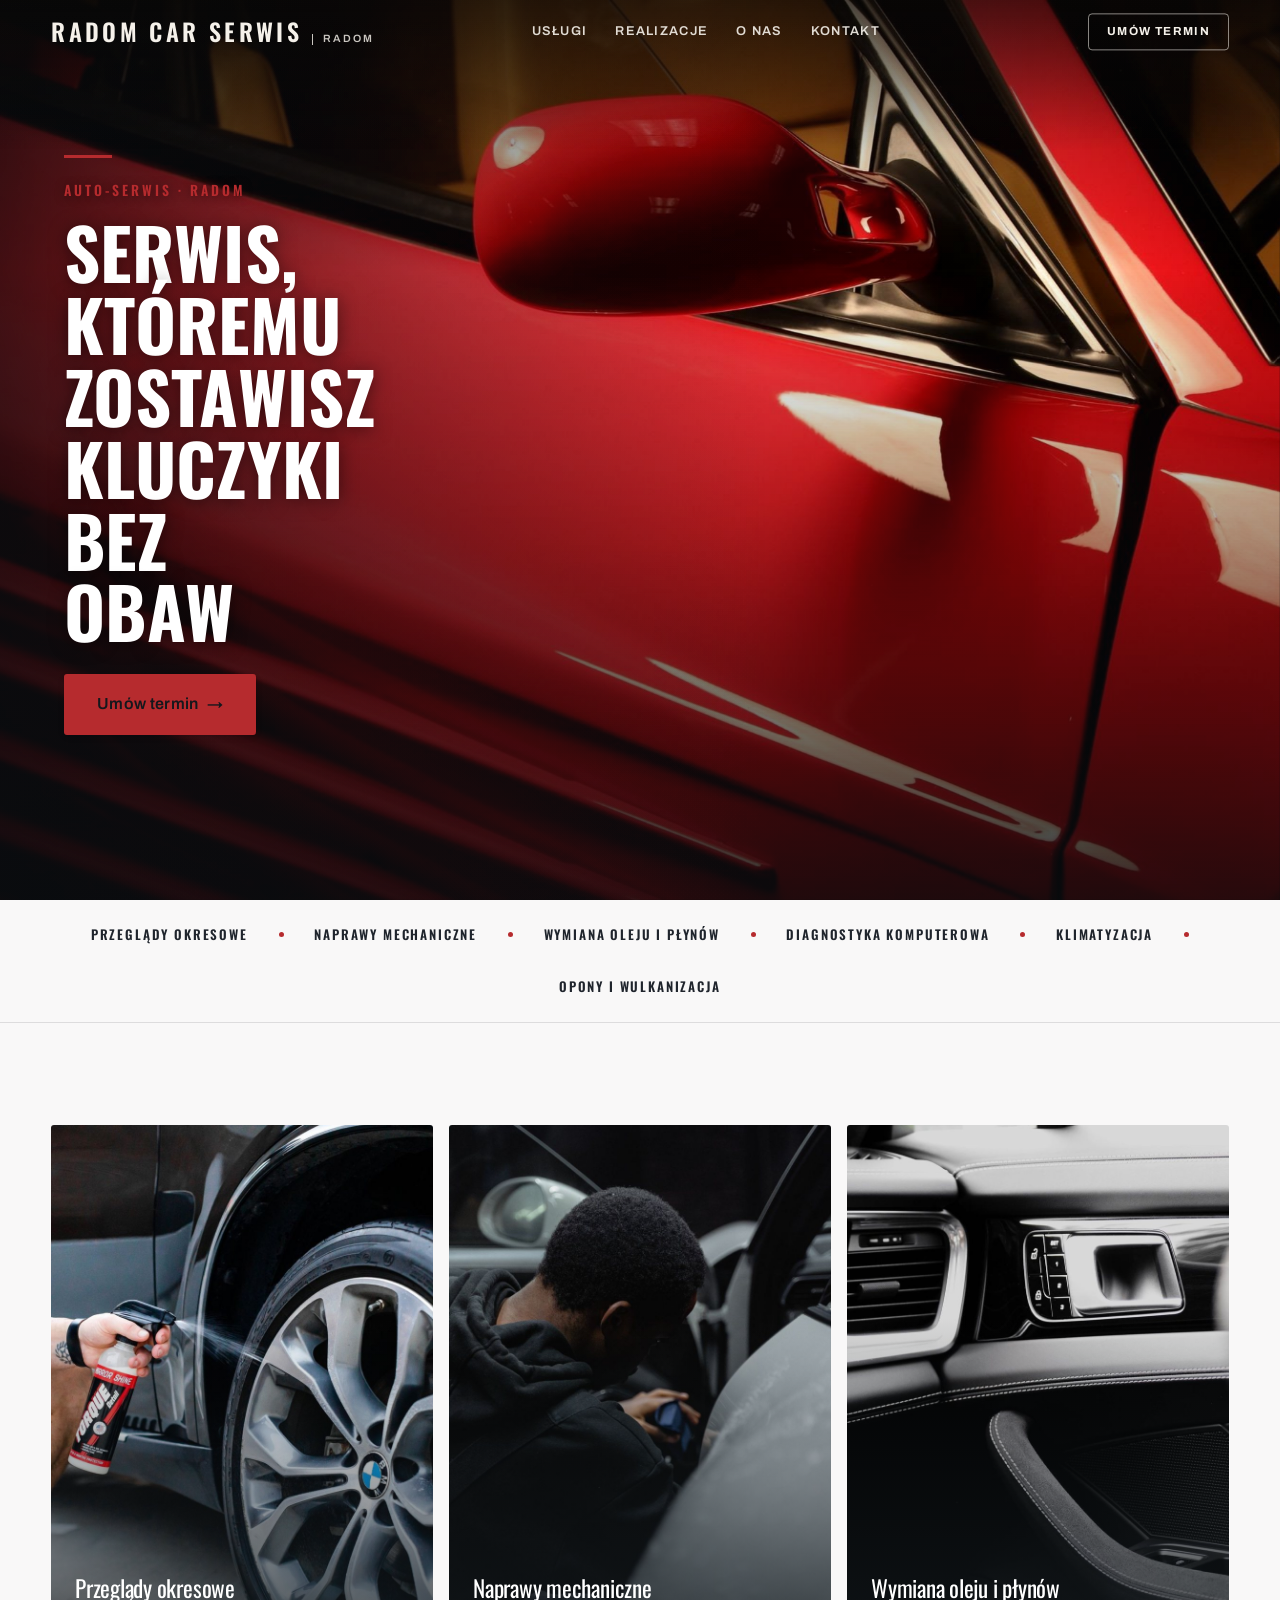
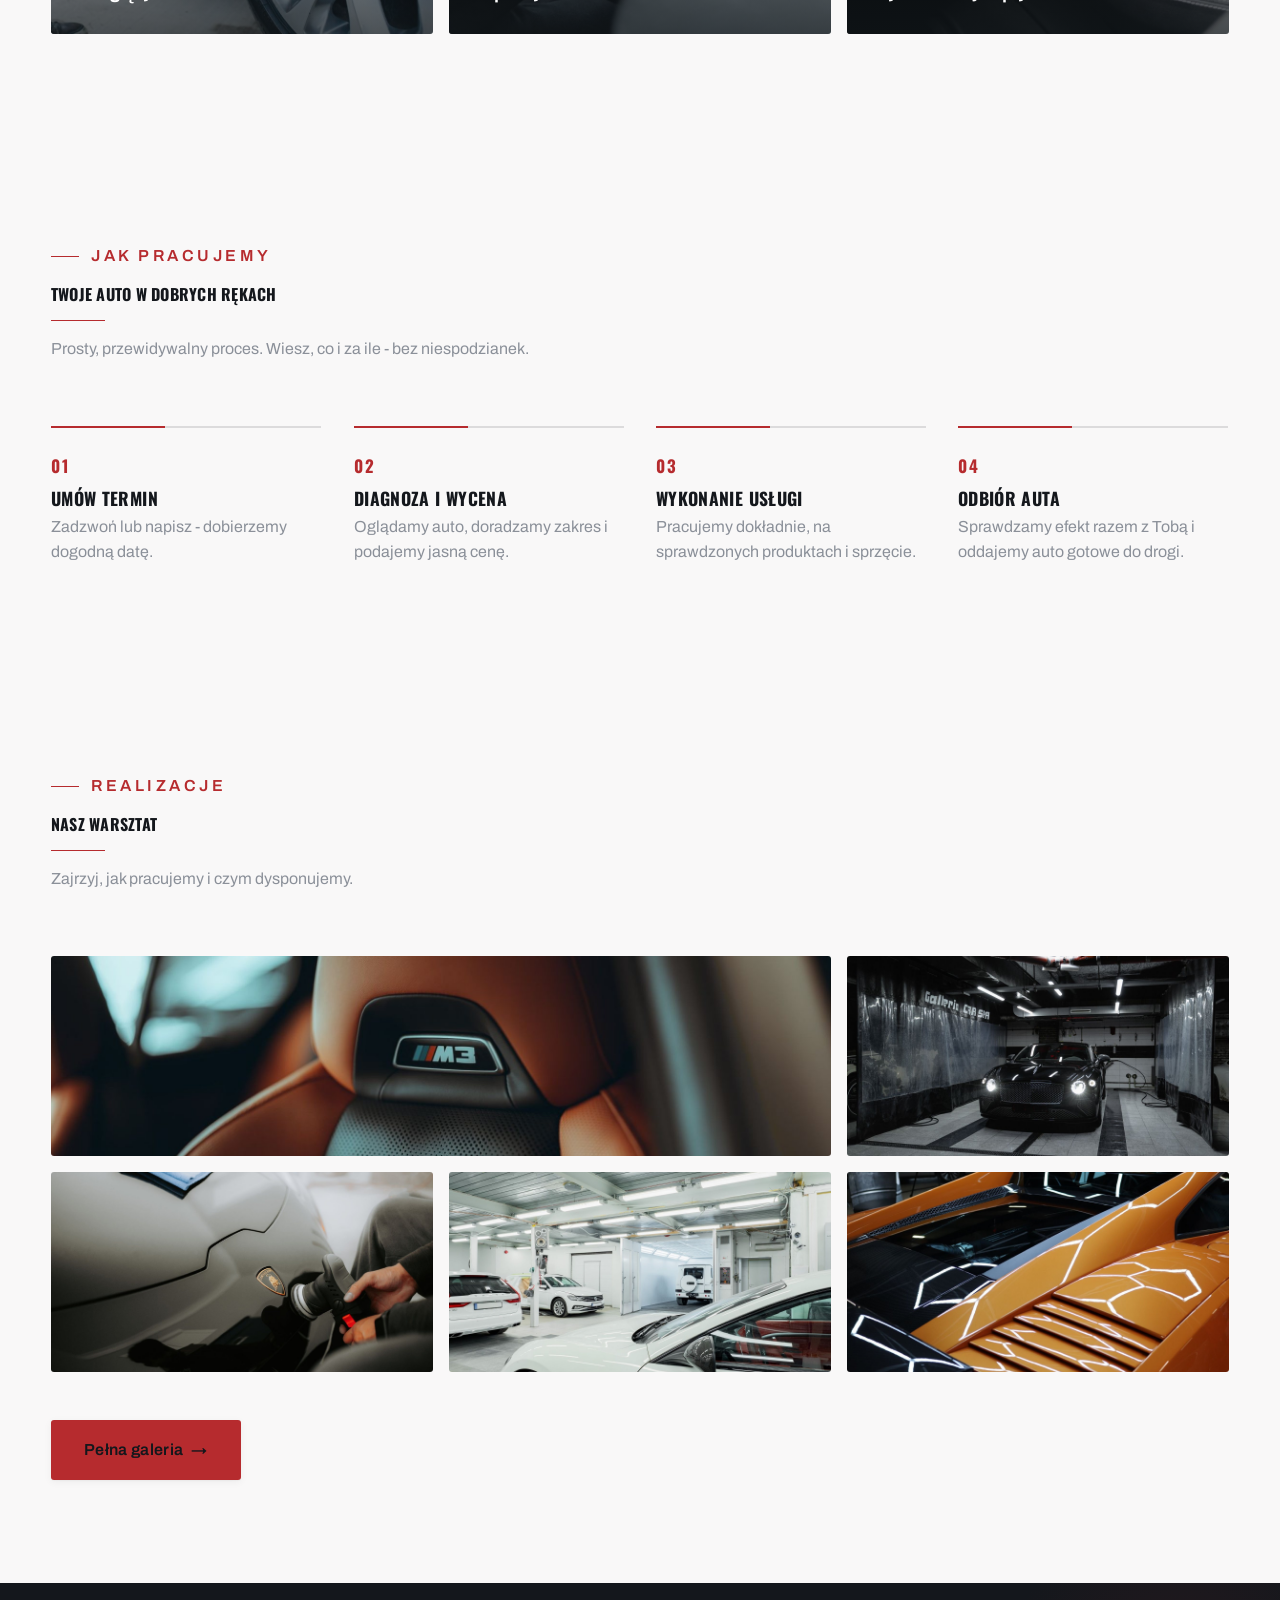
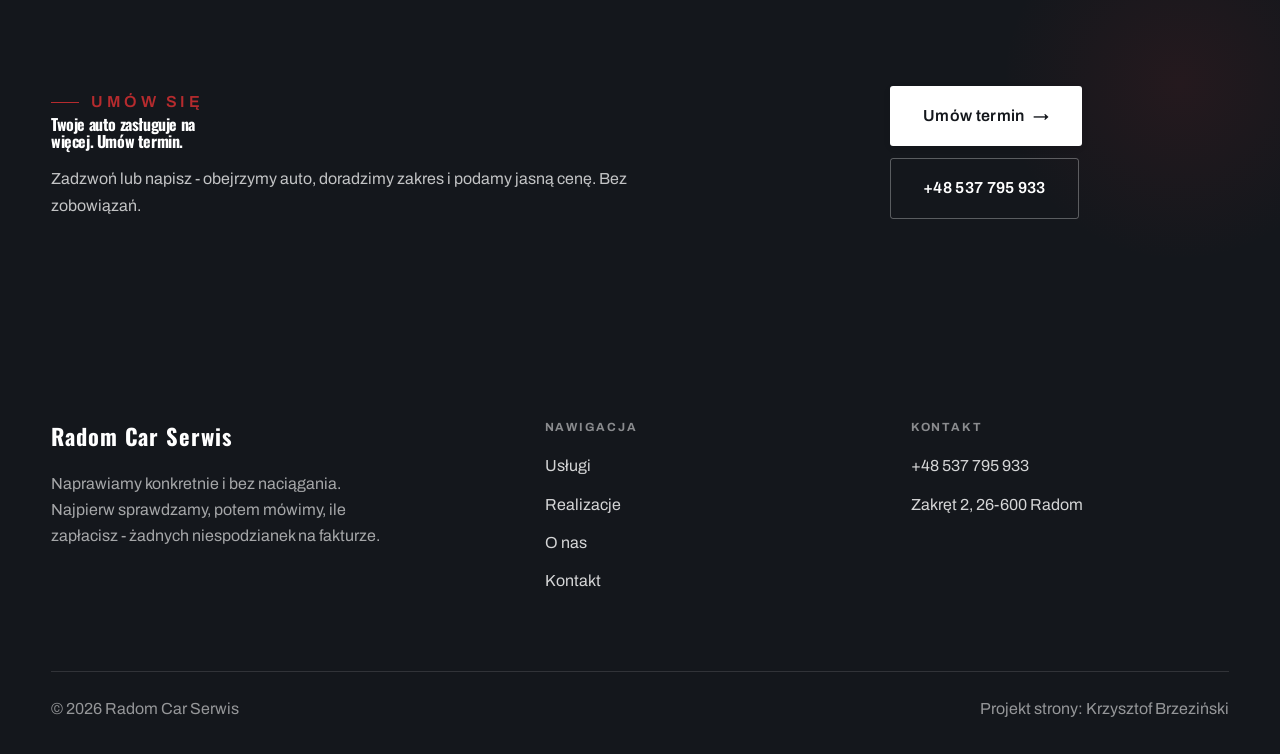
<file: index.html>
<!DOCTYPE html>
<html lang="pl">
<head>
<meta charset="UTF-8">
<meta name="viewport" content="width=device-width, initial-scale=1.0">
<title>Radom Car Serwis - Auto-serwis · Radom</title>
<meta name="description" content="Radom Car Serwis - auto-serwis i mechanik. Przeglądy, naprawy mechaniczne, diagnostyka komputerowa, klimatyzacja, opony. Najpierw wycena, potem praca. Zadzwoń.">
<link rel="preconnect" href="https://fonts.googleapis.com">
<link rel="preconnect" href="https://fonts.gstatic.com" crossorigin>
<link href="https://fonts.googleapis.com/css2?family=Oswald:wght@500;600;700&family=Archivo:wght@400;500;600&display=swap" rel="stylesheet">
<link rel="stylesheet" href="assets/styles.css">
</head>
<body>

<header class="nav">
  <div class="wrap nav-inner">
    <a class="brand" href="index.html"><span class="name">Radom Car Serwis</span><span class="sub">Radom</span></a>
    <nav class="nav-links">
      <a href="oferta.html">Usługi</a>
      <a href="realizacje.html">Realizacje</a>
      <a href="o-nas.html">O nas</a>
      <a href="kontakt.html">Kontakt</a>
      <a href="kontakt.html" class="btn btn-accent">Umów termin</a>
    </nav>
    <button class="nav-toggle" aria-label="Menu"><span></span><span></span><span></span></button>
  </div>
</header>

<section class="hero-auto">
  <img class="ha-bg" src="img/hero.jpg" alt="Radom Car Serwis">
  <div class="ha-veil"></div>
  <div class="ha-inner">
    <span class="ha-tick" aria-hidden="true"></span>
    <span class="ha-kicker">Auto-serwis · Radom</span>
    <h1 class="ha-claim">Serwis, któremu zostawisz kluczyki bez obaw</h1>
    <a href="kontakt.html" class="btn btn-accent ha-cta">Umów termin <span class="arr">→</span></a>
  </div>
</section>
<section class="spec-ribbon">
  <div class="wrap">
    <ul class="sr-row reveal"><li>Przeglądy okresowe</li><li>Naprawy mechaniczne</li><li>Wymiana oleju i płynów</li><li>Diagnostyka komputerowa</li><li>Klimatyzacja</li><li>Opony i wulkanizacja</li></ul>
  </div>
</section>
<section class="gateways-band">
  <div class="wrap">
    <div class="gateways">
      <a href="oferta.html" class="gateway reveal"><img src="img/g1.jpg" alt="Przeglądy okresowe" loading="lazy"><span class="g-ttl">Przeglądy okresowe</span></a>
      <a href="oferta.html" class="gateway reveal"><img src="img/g2.jpg" alt="Naprawy mechaniczne" loading="lazy"><span class="g-ttl">Naprawy mechaniczne</span></a>
      <a href="oferta.html" class="gateway reveal"><img src="img/g3.jpg" alt="Wymiana oleju i płynów" loading="lazy"><span class="g-ttl">Wymiana oleju i płynów</span></a>
    </div>
  </div>
</section>
<section class="auto-proc">
  <div class="wrap">
    <div class="head reveal">
      <span class="eyebrow">Jak pracujemy</span>
      <h2>Twoje auto w dobrych rękach</h2>
      <p>Prosty, przewidywalny proces. Wiesz, co i za ile - bez niespodzianek.</p>
    </div>
    <ol class="auto-proc-row">
      <li class="reveal"><span class="ap-no">01</span><h3>Umów termin</h3><p>Zadzwoń lub napisz - dobierzemy dogodną datę.</p></li>
      <li class="reveal"><span class="ap-no">02</span><h3>Diagnoza i wycena</h3><p>Oglądamy auto, doradzamy zakres i podajemy jasną cenę.</p></li>
      <li class="reveal"><span class="ap-no">03</span><h3>Wykonanie usługi</h3><p>Pracujemy dokładnie, na sprawdzonych produktach i sprzęcie.</p></li>
      <li class="reveal"><span class="ap-no">04</span><h3>Odbiór auta</h3><p>Sprawdzamy efekt razem z Tobą i oddajemy auto gotowe do drogi.</p></li>
    </ol>
  </div>
</section>
<section>
  <div class="wrap">
    <div class="head reveal">
      <span class="eyebrow">Realizacje</span>
      <h2>Nasz warsztat</h2>
      <p>Zajrzyj, jak pracujemy i czym dysponujemy.</p>
    </div>
    <div class="gallery">
      <div class="tile t-two3 reveal"><img src="img/g4.jpg" alt="Wymiana oleju" loading="lazy"><div class="cap">Wymiana oleju</div></div>
      <div class="tile t-third reveal"><img src="img/g5.jpg" alt="Serwis opon" loading="lazy"><div class="cap">Serwis opon</div></div>
      <div class="tile t-third reveal"><img src="img/g6.jpg" alt="Sprzęt warsztatowy" loading="lazy"><div class="cap">Sprzęt warsztatowy</div></div>
      <div class="tile t-third reveal"><img src="img/g7.jpg" alt="Radom Car Serwis" loading="lazy"></div>
      <div class="tile t-third reveal"><img src="img/g8.jpg" alt="Radom Car Serwis" loading="lazy"></div>
    </div>
    <div style="margin-top:var(--space-7)" class="reveal"><a href="realizacje.html" class="btn btn-accent">Pełna galeria <span class="arr">→</span></a></div>
  </div>
</section>
<section class="cta">
  <div class="wrap">
    <div class="reveal">
      <span class="eyebrow">Umów się</span>
      <h2>Twoje auto zasługuje na więcej. Umów termin.</h2>
      <p>Zadzwoń lub napisz - obejrzymy auto, doradzimy zakres i podamy jasną cenę. Bez zobowiązań.</p>
    </div>
    <div class="cta-actions reveal">
      <a href="kontakt.html" class="btn btn-light">Umów termin <span class="arr">→</span></a>
      <a href="tel:+48537795933" class="btn btn-ghost" style="color:#fff;border-color:rgba(255,255,255,.3)">+48 537 795 933</a>
    </div>
  </div>
</section>

<footer>
  <div class="wrap">
    <div class="foot-grid">
      <div class="foot-brand">
        <div class="name">Radom Car Serwis</div>
        <p>Naprawiamy konkretnie i bez naciągania. Najpierw sprawdzamy, potem mówimy, ile zapłacisz - żadnych niespodzianek na fakturze.</p>
      </div>
      <div class="foot-col">
        <h4>Nawigacja</h4>
        <a href="oferta.html">Usługi</a>
        <a href="realizacje.html">Realizacje</a>
        <a href="o-nas.html">O nas</a>
        <a href="kontakt.html">Kontakt</a>
      </div>
      <div class="foot-col">
        <h4>Kontakt</h4>
        <a href="tel:+48537795933">+48 537 795 933</a>
        <p>Zakręt 2, 26-600 Radom</p>
      </div>
    </div>
    <div class="foot-bot">
      <span>© 2026 Radom Car Serwis</span>
      <span>Projekt strony: Krzysztof Brzeziński</span>
    </div>
  </div>
</footer>
<div class="sticky-reserve"><a class="sr-book" href="kontakt.html">Umów termin</a><a class="sr-call" href="tel:+48537795933" aria-label="Zadzwoń"><svg class="ico-tel" width="16" height="16" viewBox="0 0 24 24" fill="none" aria-hidden="true"><path d="M6.6 10.8a15.5 15.5 0 0 0 6.6 6.6l2.2-2.2a1 1 0 0 1 1-.24 11.4 11.4 0 0 0 3.6.58 1 1 0 0 1 1 1V20a1 1 0 0 1-1 1A17 17 0 0 1 3 4a1 1 0 0 1 1-1h3.5a1 1 0 0 1 1 1c0 1.25.2 2.46.58 3.6a1 1 0 0 1-.25 1l-2.23 2.2Z" fill="currentColor"/></svg></a></div>

<script src="assets/main.js"></script>
</body>
</html>
</file>
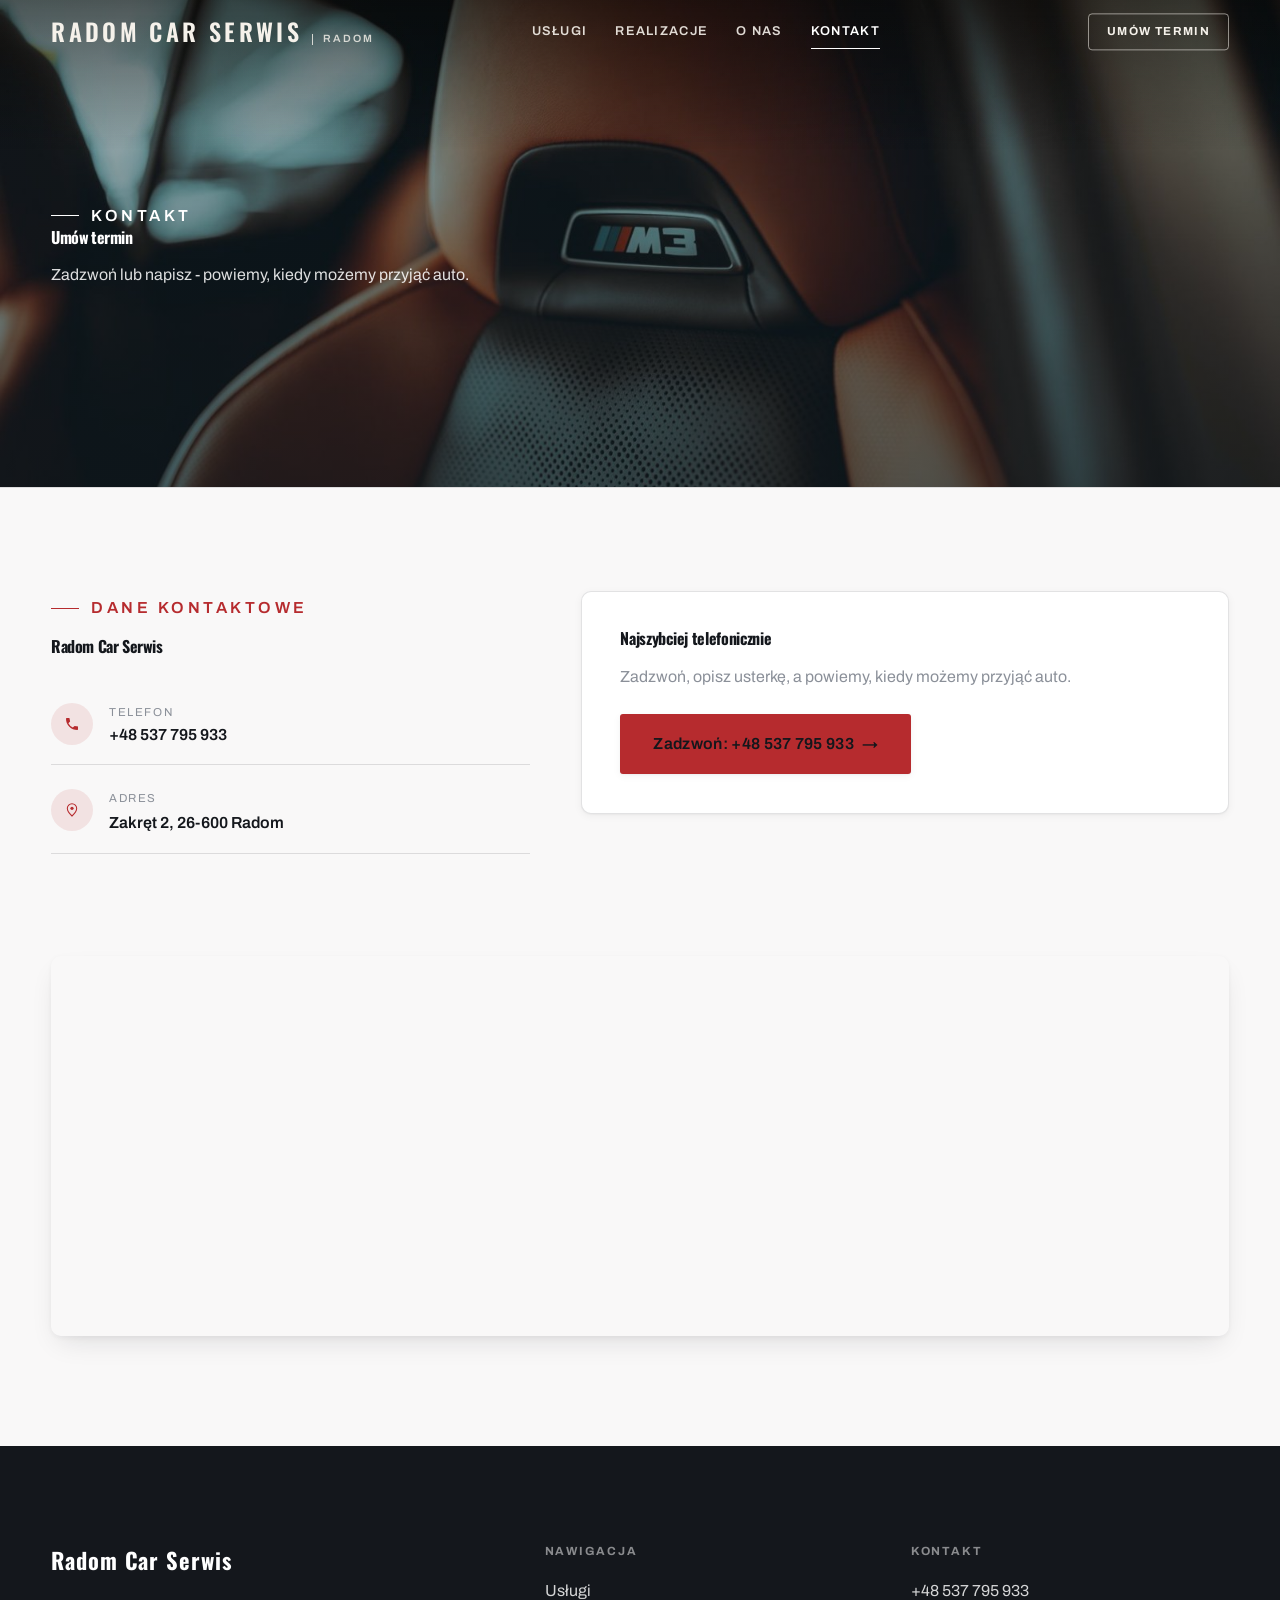
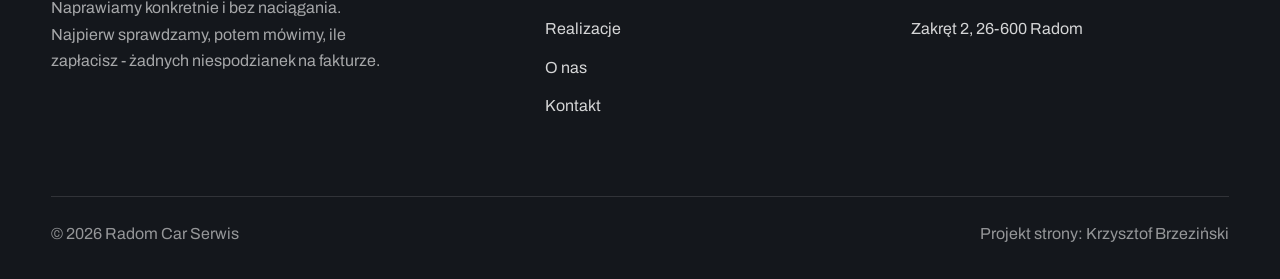
<file: kontakt.html>
<!DOCTYPE html>
<html lang="pl">
<head>
<meta charset="UTF-8">
<meta name="viewport" content="width=device-width, initial-scale=1.0">
<title>Kontakt - Radom Car Serwis</title>
<meta name="description" content="Kontakt Radom Car Serwis - Zakręt 2, 26-600 Radom">
<link rel="preconnect" href="https://fonts.googleapis.com">
<link rel="preconnect" href="https://fonts.gstatic.com" crossorigin>
<link href="https://fonts.googleapis.com/css2?family=Oswald:wght@500;600;700&family=Archivo:wght@400;500;600&display=swap" rel="stylesheet">
<link rel="stylesheet" href="assets/styles.css">
</head>
<body>

<header class="nav">
  <div class="wrap nav-inner">
    <a class="brand" href="index.html"><span class="name">Radom Car Serwis</span><span class="sub">Radom</span></a>
    <nav class="nav-links">
      <a href="oferta.html">Usługi</a>
      <a href="realizacje.html">Realizacje</a>
      <a href="o-nas.html">O nas</a>
      <a href="kontakt.html" class="active">Kontakt</a>
      <a href="kontakt.html" class="btn btn-accent">Umów termin</a>
    </nav>
    <button class="nav-toggle" aria-label="Menu"><span></span><span></span><span></span></button>
  </div>
</header>

<section class="pagehead">
  <img src="img/g4.jpg" alt="Radom Car Serwis - Umów termin">
  <div class="wrap">
    <span class="eyebrow">Kontakt</span>
    <h1>Umów termin</h1>
    <p>Zadzwoń lub napisz - powiemy, kiedy możemy przyjąć auto.</p>
  </div>
</section>
<section>
  <div class="wrap contact-grid">
    <div class="reveal">
      <span class="eyebrow">Dane kontaktowe</span>
      <h2 style="margin:var(--space-4) 0 var(--space-6)">Radom Car Serwis</h2>
      <div class="info-list">
        <div class="info-row"><div class="ic"><svg class="ico-tel" width="16" height="16" viewBox="0 0 24 24" fill="none" aria-hidden="true"><path d="M6.6 10.8a15.5 15.5 0 0 0 6.6 6.6l2.2-2.2a1 1 0 0 1 1-.24 11.4 11.4 0 0 0 3.6.58 1 1 0 0 1 1 1V20a1 1 0 0 1-1 1A17 17 0 0 1 3 4a1 1 0 0 1 1-1h3.5a1 1 0 0 1 1 1c0 1.25.2 2.46.58 3.6a1 1 0 0 1-.25 1l-2.23 2.2Z" fill="currentColor"/></svg></div><div><div class="lbl">Telefon</div><a class="val" href="tel:+48537795933">+48 537 795 933</a></div></div>
        <div class="info-row"><div class="ic"><svg class="ico-pin" width="16" height="16" viewBox="0 0 24 24" fill="none" aria-hidden="true"><path d="M12 21s7-6.1 7-11.5A7 7 0 0 0 5 9.5C5 14.9 12 21 12 21Z" stroke="currentColor" stroke-width="1.6" fill="none"/><circle cx="12" cy="9.5" r="2.4" fill="currentColor"/></svg></div><div><div class="lbl">Adres</div><div class="val">Zakręt 2, 26-600 Radom</div></div></div>
      </div>
    </div>
    <div class="reveal">
      <div class="form">
        <h3 style="margin-bottom:var(--space-4)">Najszybciej telefonicznie</h3>
        <p class="muted" style="margin-bottom:var(--space-5)">Zadzwoń, opisz usterkę, a powiemy, kiedy możemy przyjąć auto.</p>
        <a href="tel:+48537795933" class="btn btn-accent" style="justify-content:center">Zadzwoń: +48 537 795 933 <span class="arr">→</span></a>
      </div>
    </div>
  </div>
</section>
<section style="padding-top:0">
  <div class="wrap reveal">
    <iframe class="map" title="Radom Car Serwis - Radom" src="https://maps.google.com/maps?q=Radom%20Car%20Serwis%20Radom&z=15&output=embed" loading="lazy" referrerpolicy="no-referrer-when-downgrade"></iframe>
  </div>
</section>

<footer>
  <div class="wrap">
    <div class="foot-grid">
      <div class="foot-brand">
        <div class="name">Radom Car Serwis</div>
        <p>Naprawiamy konkretnie i bez naciągania. Najpierw sprawdzamy, potem mówimy, ile zapłacisz - żadnych niespodzianek na fakturze.</p>
      </div>
      <div class="foot-col">
        <h4>Nawigacja</h4>
        <a href="oferta.html">Usługi</a>
        <a href="realizacje.html">Realizacje</a>
        <a href="o-nas.html">O nas</a>
        <a href="kontakt.html">Kontakt</a>
      </div>
      <div class="foot-col">
        <h4>Kontakt</h4>
        <a href="tel:+48537795933">+48 537 795 933</a>
        <p>Zakręt 2, 26-600 Radom</p>
      </div>
    </div>
    <div class="foot-bot">
      <span>© 2026 Radom Car Serwis</span>
      <span>Projekt strony: Krzysztof Brzeziński</span>
    </div>
  </div>
</footer>
<div class="sticky-reserve"><a class="sr-book" href="kontakt.html">Umów termin</a><a class="sr-call" href="tel:+48537795933" aria-label="Zadzwoń"><svg class="ico-tel" width="16" height="16" viewBox="0 0 24 24" fill="none" aria-hidden="true"><path d="M6.6 10.8a15.5 15.5 0 0 0 6.6 6.6l2.2-2.2a1 1 0 0 1 1-.24 11.4 11.4 0 0 0 3.6.58 1 1 0 0 1 1 1V20a1 1 0 0 1-1 1A17 17 0 0 1 3 4a1 1 0 0 1 1-1h3.5a1 1 0 0 1 1 1c0 1.25.2 2.46.58 3.6a1 1 0 0 1-.25 1l-2.23 2.2Z" fill="currentColor"/></svg></a></div>

<script src="assets/main.js"></script>
</body>
</html>
</file>
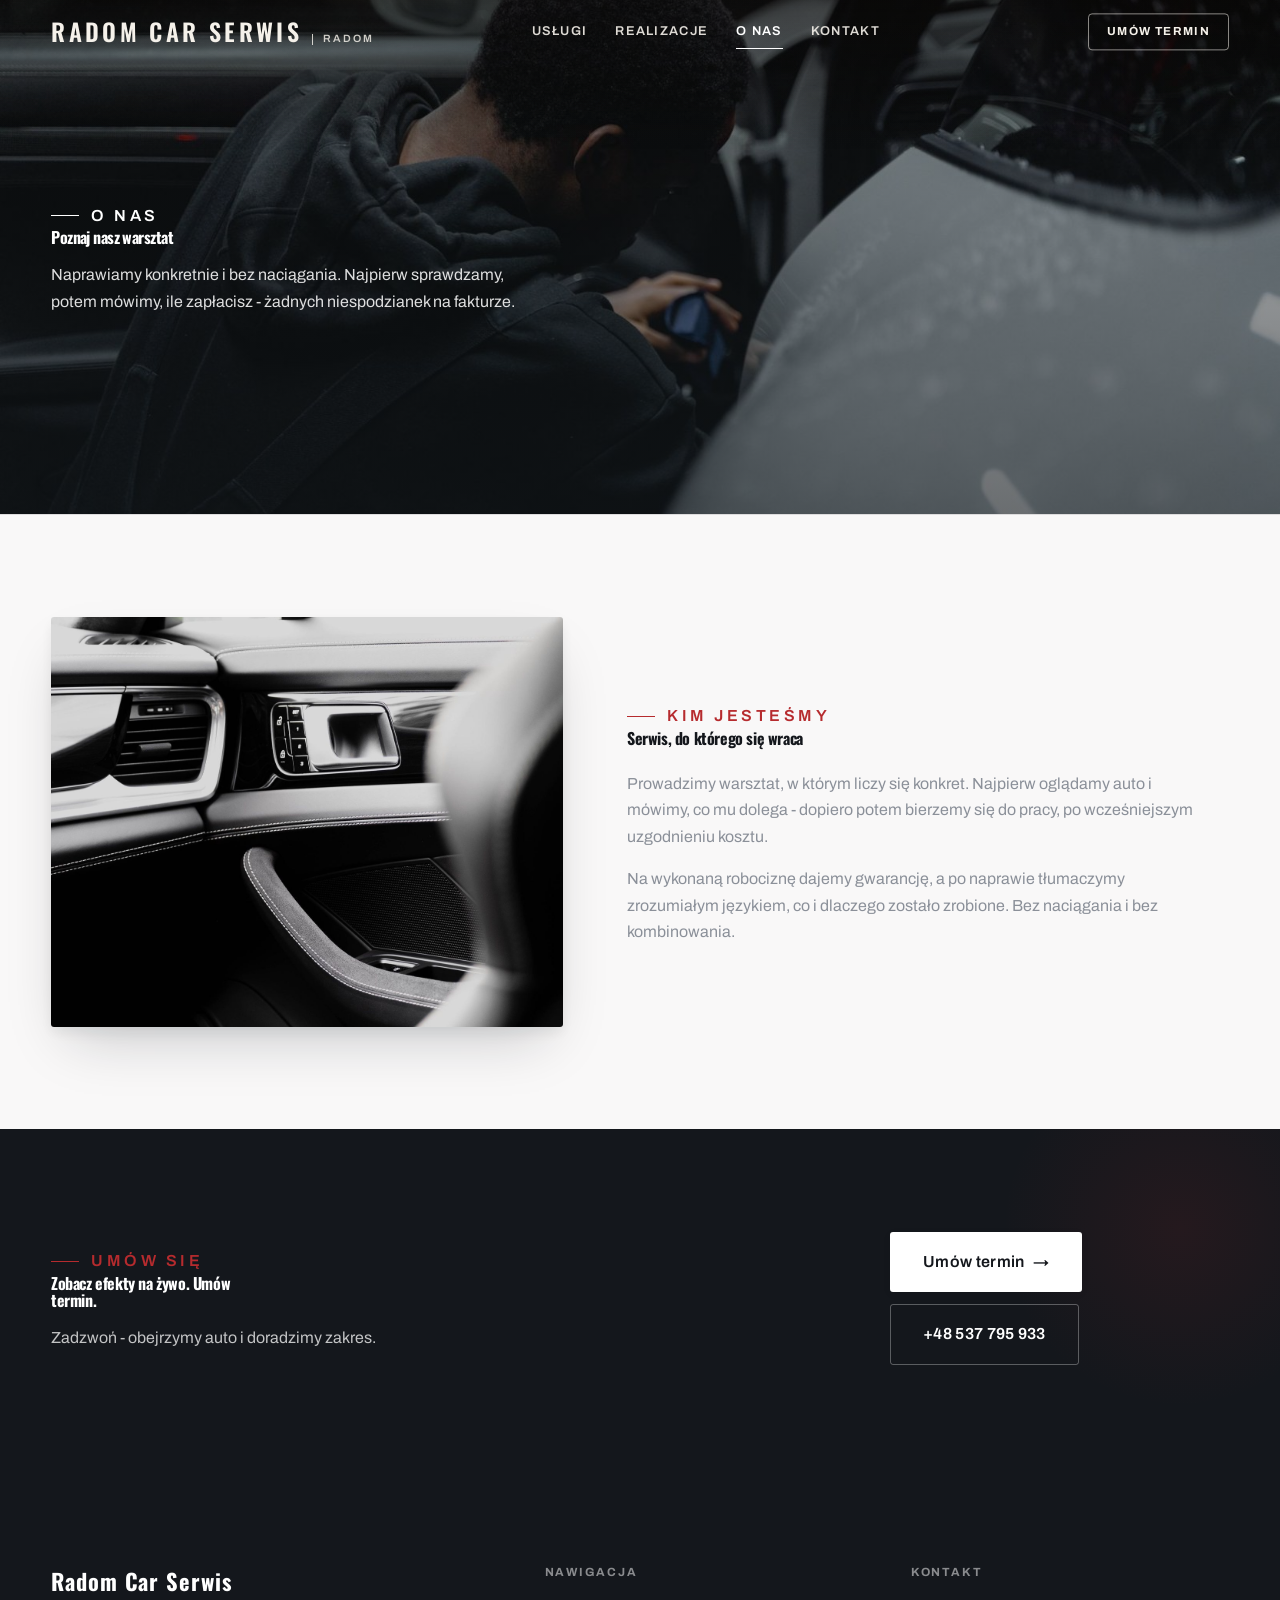
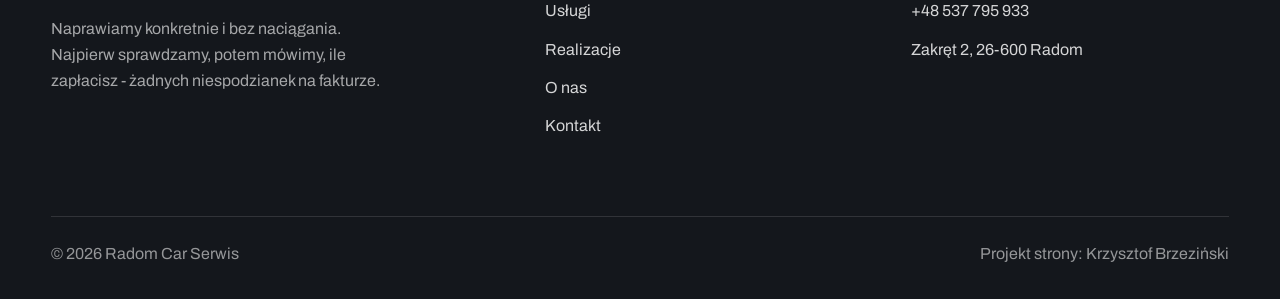
<file: o-nas.html>
<!DOCTYPE html>
<html lang="pl">
<head>
<meta charset="UTF-8">
<meta name="viewport" content="width=device-width, initial-scale=1.0">
<title>O nas - Radom Car Serwis</title>
<meta name="description" content="Radom Car Serwis - auto-serwis i mechanik. Przeglądy, naprawy mechaniczne, diagnostyka komputerowa, klimatyzacja, opony. Najpierw wycena, potem praca. Zadzwoń.">
<link rel="preconnect" href="https://fonts.googleapis.com">
<link rel="preconnect" href="https://fonts.gstatic.com" crossorigin>
<link href="https://fonts.googleapis.com/css2?family=Oswald:wght@500;600;700&family=Archivo:wght@400;500;600&display=swap" rel="stylesheet">
<link rel="stylesheet" href="assets/styles.css">
</head>
<body>

<header class="nav">
  <div class="wrap nav-inner">
    <a class="brand" href="index.html"><span class="name">Radom Car Serwis</span><span class="sub">Radom</span></a>
    <nav class="nav-links">
      <a href="oferta.html">Usługi</a>
      <a href="realizacje.html">Realizacje</a>
      <a href="o-nas.html" class="active">O nas</a>
      <a href="kontakt.html">Kontakt</a>
      <a href="kontakt.html" class="btn btn-accent">Umów termin</a>
    </nav>
    <button class="nav-toggle" aria-label="Menu"><span></span><span></span><span></span></button>
  </div>
</header>

<section class="pagehead">
  <img src="img/g2.jpg" alt="Radom Car Serwis - Poznaj nasz warsztat">
  <div class="wrap">
    <span class="eyebrow">O nas</span>
    <h1>Poznaj nasz warsztat</h1>
    <p>Naprawiamy konkretnie i bez naciągania. Najpierw sprawdzamy, potem mówimy, ile zapłacisz - żadnych niespodzianek na fakturze.</p>
  </div>
</section>
<section>
  <div class="wrap split">
    <div class="split-art reveal"><img src="img/g3.jpg" alt="Radom Car Serwis" loading="lazy"></div>
    <div class="split-copy reveal">
      <span class="eyebrow">Kim jesteśmy</span>
      <h2>Serwis, do którego się wraca</h2>
      <p class="muted">Prowadzimy warsztat, w którym liczy się konkret. Najpierw oglądamy auto i mówimy, co mu dolega - dopiero potem bierzemy się do pracy, po wcześniejszym uzgodnieniu kosztu.</p>
      <p class="muted">Na wykonaną robociznę dajemy gwarancję, a po naprawie tłumaczymy zrozumiałym językiem, co i dlaczego zostało zrobione. Bez naciągania i bez kombinowania.</p>
    </div>
  </div>
</section>


<section class="cta">
  <div class="wrap">
    <div class="reveal">
      <span class="eyebrow">Umów się</span>
      <h2>Zobacz efekty na żywo. Umów termin.</h2>
      <p>Zadzwoń - obejrzymy auto i doradzimy zakres.</p>
    </div>
    <div class="cta-actions reveal">
      <a href="kontakt.html" class="btn btn-light">Umów termin <span class="arr">→</span></a>
      <a href="tel:+48537795933" class="btn btn-ghost" style="color:#fff;border-color:rgba(255,255,255,.3)">+48 537 795 933</a>
    </div>
  </div>
</section>

<footer>
  <div class="wrap">
    <div class="foot-grid">
      <div class="foot-brand">
        <div class="name">Radom Car Serwis</div>
        <p>Naprawiamy konkretnie i bez naciągania. Najpierw sprawdzamy, potem mówimy, ile zapłacisz - żadnych niespodzianek na fakturze.</p>
      </div>
      <div class="foot-col">
        <h4>Nawigacja</h4>
        <a href="oferta.html">Usługi</a>
        <a href="realizacje.html">Realizacje</a>
        <a href="o-nas.html">O nas</a>
        <a href="kontakt.html">Kontakt</a>
      </div>
      <div class="foot-col">
        <h4>Kontakt</h4>
        <a href="tel:+48537795933">+48 537 795 933</a>
        <p>Zakręt 2, 26-600 Radom</p>
      </div>
    </div>
    <div class="foot-bot">
      <span>© 2026 Radom Car Serwis</span>
      <span>Projekt strony: Krzysztof Brzeziński</span>
    </div>
  </div>
</footer>
<div class="sticky-reserve"><a class="sr-book" href="kontakt.html">Umów termin</a><a class="sr-call" href="tel:+48537795933" aria-label="Zadzwoń"><svg class="ico-tel" width="16" height="16" viewBox="0 0 24 24" fill="none" aria-hidden="true"><path d="M6.6 10.8a15.5 15.5 0 0 0 6.6 6.6l2.2-2.2a1 1 0 0 1 1-.24 11.4 11.4 0 0 0 3.6.58 1 1 0 0 1 1 1V20a1 1 0 0 1-1 1A17 17 0 0 1 3 4a1 1 0 0 1 1-1h3.5a1 1 0 0 1 1 1c0 1.25.2 2.46.58 3.6a1 1 0 0 1-.25 1l-2.23 2.2Z" fill="currentColor"/></svg></a></div>

<script src="assets/main.js"></script>
</body>
</html>
</file>
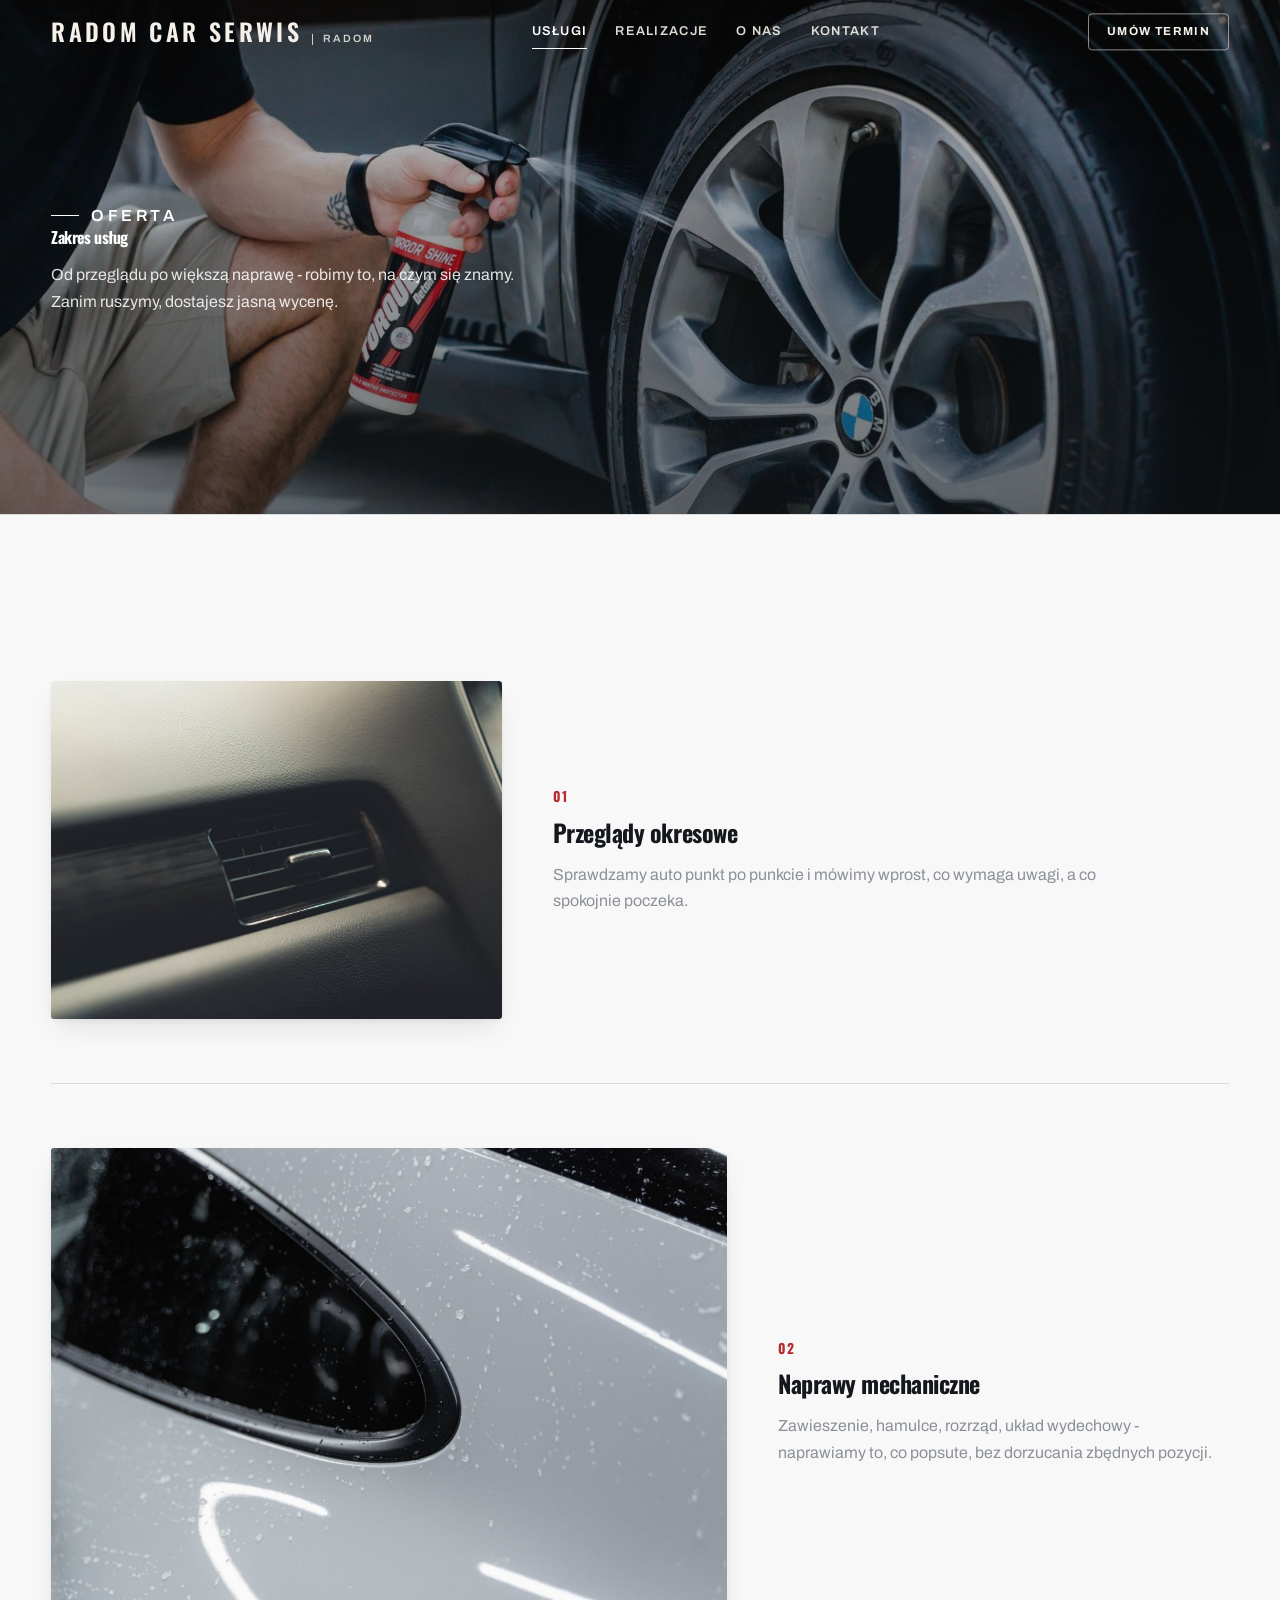
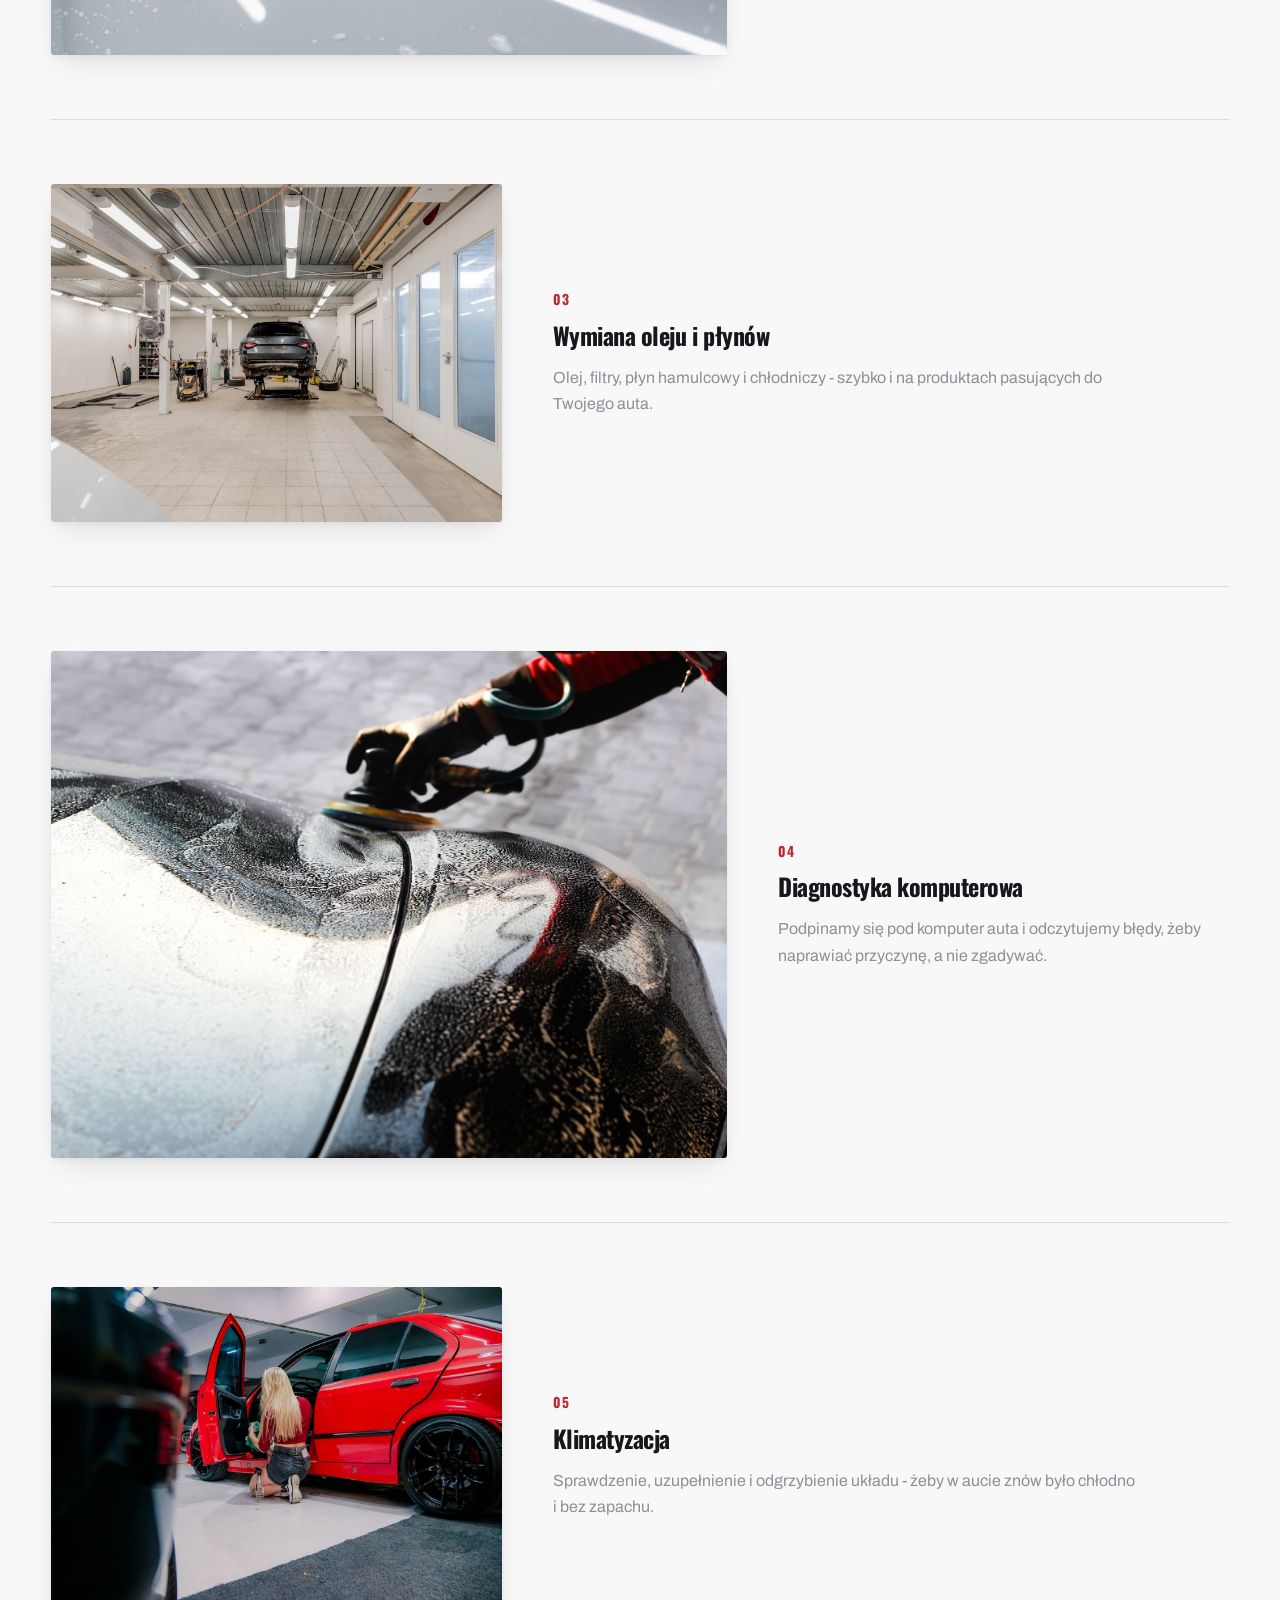
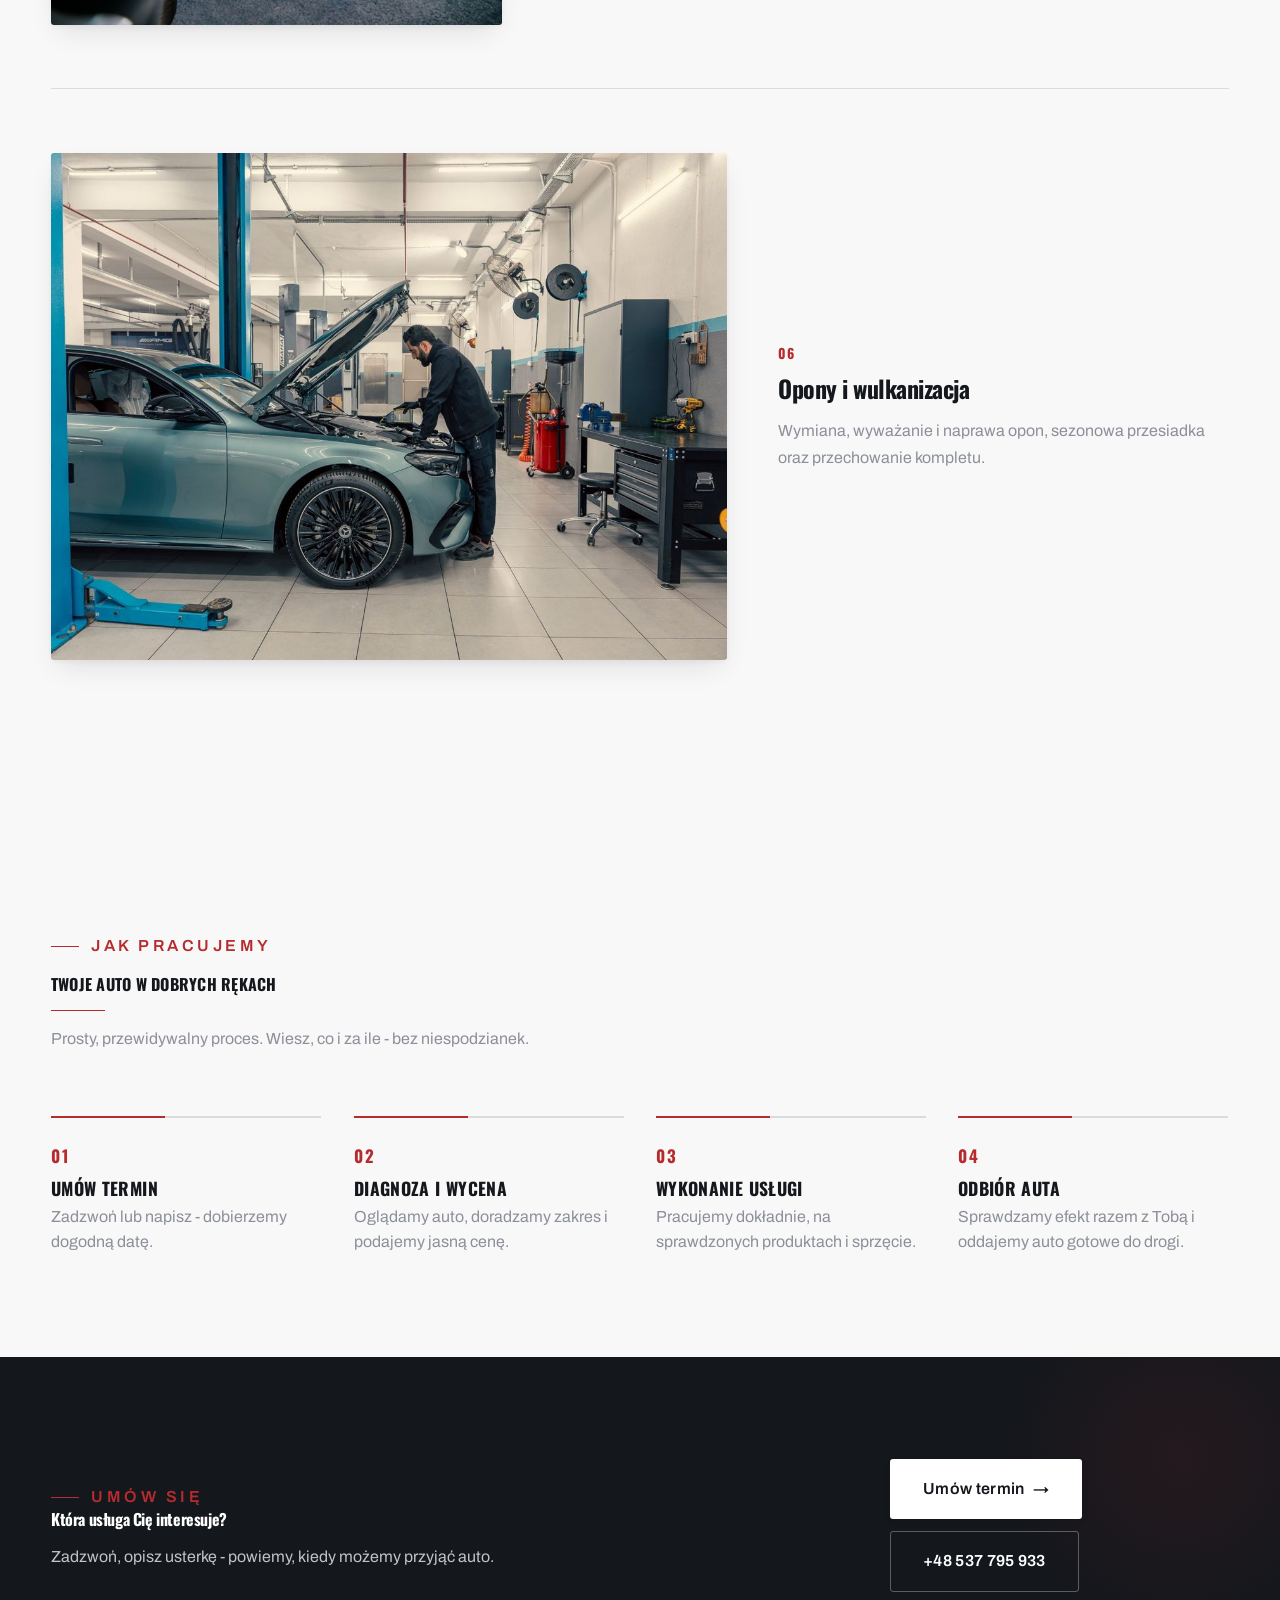
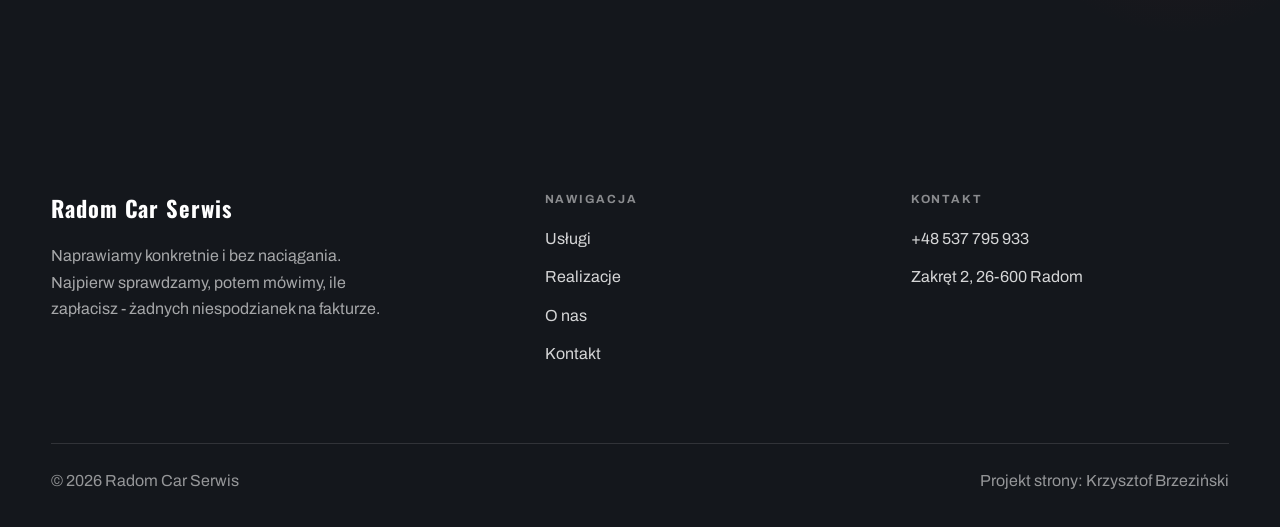
<file: oferta.html>
<!DOCTYPE html>
<html lang="pl">
<head>
<meta charset="UTF-8">
<meta name="viewport" content="width=device-width, initial-scale=1.0">
<title>Oferta - Radom Car Serwis</title>
<meta name="description" content="Radom Car Serwis - auto-serwis i mechanik. Przeglądy, naprawy mechaniczne, diagnostyka komputerowa, klimatyzacja, opony. Najpierw wycena, potem praca. Zadzwoń.">
<link rel="preconnect" href="https://fonts.googleapis.com">
<link rel="preconnect" href="https://fonts.gstatic.com" crossorigin>
<link href="https://fonts.googleapis.com/css2?family=Oswald:wght@500;600;700&family=Archivo:wght@400;500;600&display=swap" rel="stylesheet">
<link rel="stylesheet" href="assets/styles.css">
</head>
<body>

<header class="nav">
  <div class="wrap nav-inner">
    <a class="brand" href="index.html"><span class="name">Radom Car Serwis</span><span class="sub">Radom</span></a>
    <nav class="nav-links">
      <a href="oferta.html" class="active">Usługi</a>
      <a href="realizacje.html">Realizacje</a>
      <a href="o-nas.html">O nas</a>
      <a href="kontakt.html">Kontakt</a>
      <a href="kontakt.html" class="btn btn-accent">Umów termin</a>
    </nav>
    <button class="nav-toggle" aria-label="Menu"><span></span><span></span><span></span></button>
  </div>
</header>

<section class="pagehead">
  <img src="img/g1.jpg" alt="Radom Car Serwis - Zakres usług">
  <div class="wrap">
    <span class="eyebrow">Oferta</span>
    <h1>Zakres usług</h1>
    <p>Od przeglądu po większą naprawę - robimy to, na czym się znamy. Zanim ruszymy, dostajesz jasną wycenę.</p>
  </div>
</section>
<section>
  <div class="wrap">
    <div class="svc-row reveal">
      <div class="svc-row-art"><img src="img/g10.jpg" alt="Przeglądy okresowe" loading="lazy"></div>
      <div>
        <span class="num">01</span>
        <h3>Przeglądy okresowe</h3>
        <p class="muted">Sprawdzamy auto punkt po punkcie i mówimy wprost, co wymaga uwagi, a co spokojnie poczeka.</p>
      </div>
    </div>
    <div class="svc-row rev reveal">
      <div class="svc-row-art"><img src="img/g11.jpg" alt="Naprawy mechaniczne" loading="lazy"></div>
      <div>
        <span class="num">02</span>
        <h3>Naprawy mechaniczne</h3>
        <p class="muted">Zawieszenie, hamulce, rozrząd, układ wydechowy - naprawiamy to, co popsute, bez dorzucania zbędnych pozycji.</p>
      </div>
    </div>
    <div class="svc-row reveal">
      <div class="svc-row-art"><img src="img/g12.jpg" alt="Wymiana oleju i płynów" loading="lazy"></div>
      <div>
        <span class="num">03</span>
        <h3>Wymiana oleju i płynów</h3>
        <p class="muted">Olej, filtry, płyn hamulcowy i chłodniczy - szybko i na produktach pasujących do Twojego auta.</p>
      </div>
    </div>
    <div class="svc-row rev reveal">
      <div class="svc-row-art"><img src="img/g13.jpg" alt="Diagnostyka komputerowa" loading="lazy"></div>
      <div>
        <span class="num">04</span>
        <h3>Diagnostyka komputerowa</h3>
        <p class="muted">Podpinamy się pod komputer auta i odczytujemy błędy, żeby naprawiać przyczynę, a nie zgadywać.</p>
      </div>
    </div>
    <div class="svc-row reveal">
      <div class="svc-row-art"><img src="img/g14.jpg" alt="Klimatyzacja" loading="lazy"></div>
      <div>
        <span class="num">05</span>
        <h3>Klimatyzacja</h3>
        <p class="muted">Sprawdzenie, uzupełnienie i odgrzybienie układu - żeby w aucie znów było chłodno i bez zapachu.</p>
      </div>
    </div>
    <div class="svc-row rev reveal">
      <div class="svc-row-art"><img src="img/about.jpg" alt="Opony i wulkanizacja" loading="lazy"></div>
      <div>
        <span class="num">06</span>
        <h3>Opony i wulkanizacja</h3>
        <p class="muted">Wymiana, wyważanie i naprawa opon, sezonowa przesiadka oraz przechowanie kompletu.</p>
      </div>
    </div>
  </div>
</section>
<section class="auto-proc">
  <div class="wrap">
    <div class="head reveal">
      <span class="eyebrow">Jak pracujemy</span>
      <h2>Twoje auto w dobrych rękach</h2>
      <p>Prosty, przewidywalny proces. Wiesz, co i za ile - bez niespodzianek.</p>
    </div>
    <ol class="auto-proc-row">
      <li class="reveal"><span class="ap-no">01</span><h3>Umów termin</h3><p>Zadzwoń lub napisz - dobierzemy dogodną datę.</p></li>
      <li class="reveal"><span class="ap-no">02</span><h3>Diagnoza i wycena</h3><p>Oglądamy auto, doradzamy zakres i podajemy jasną cenę.</p></li>
      <li class="reveal"><span class="ap-no">03</span><h3>Wykonanie usługi</h3><p>Pracujemy dokładnie, na sprawdzonych produktach i sprzęcie.</p></li>
      <li class="reveal"><span class="ap-no">04</span><h3>Odbiór auta</h3><p>Sprawdzamy efekt razem z Tobą i oddajemy auto gotowe do drogi.</p></li>
    </ol>
  </div>
</section>
<section class="cta">
  <div class="wrap">
    <div class="reveal">
      <span class="eyebrow">Umów się</span>
      <h2>Która usługa Cię interesuje?</h2>
      <p>Zadzwoń, opisz usterkę - powiemy, kiedy możemy przyjąć auto.</p>
    </div>
    <div class="cta-actions reveal">
      <a href="kontakt.html" class="btn btn-light">Umów termin <span class="arr">→</span></a>
      <a href="tel:+48537795933" class="btn btn-ghost" style="color:#fff;border-color:rgba(255,255,255,.3)">+48 537 795 933</a>
    </div>
  </div>
</section>

<footer>
  <div class="wrap">
    <div class="foot-grid">
      <div class="foot-brand">
        <div class="name">Radom Car Serwis</div>
        <p>Naprawiamy konkretnie i bez naciągania. Najpierw sprawdzamy, potem mówimy, ile zapłacisz - żadnych niespodzianek na fakturze.</p>
      </div>
      <div class="foot-col">
        <h4>Nawigacja</h4>
        <a href="oferta.html">Usługi</a>
        <a href="realizacje.html">Realizacje</a>
        <a href="o-nas.html">O nas</a>
        <a href="kontakt.html">Kontakt</a>
      </div>
      <div class="foot-col">
        <h4>Kontakt</h4>
        <a href="tel:+48537795933">+48 537 795 933</a>
        <p>Zakręt 2, 26-600 Radom</p>
      </div>
    </div>
    <div class="foot-bot">
      <span>© 2026 Radom Car Serwis</span>
      <span>Projekt strony: Krzysztof Brzeziński</span>
    </div>
  </div>
</footer>
<div class="sticky-reserve"><a class="sr-book" href="kontakt.html">Umów termin</a><a class="sr-call" href="tel:+48537795933" aria-label="Zadzwoń"><svg class="ico-tel" width="16" height="16" viewBox="0 0 24 24" fill="none" aria-hidden="true"><path d="M6.6 10.8a15.5 15.5 0 0 0 6.6 6.6l2.2-2.2a1 1 0 0 1 1-.24 11.4 11.4 0 0 0 3.6.58 1 1 0 0 1 1 1V20a1 1 0 0 1-1 1A17 17 0 0 1 3 4a1 1 0 0 1 1-1h3.5a1 1 0 0 1 1 1c0 1.25.2 2.46.58 3.6a1 1 0 0 1-.25 1l-2.23 2.2Z" fill="currentColor"/></svg></a></div>

<script src="assets/main.js"></script>
</body>
</html>
</file>
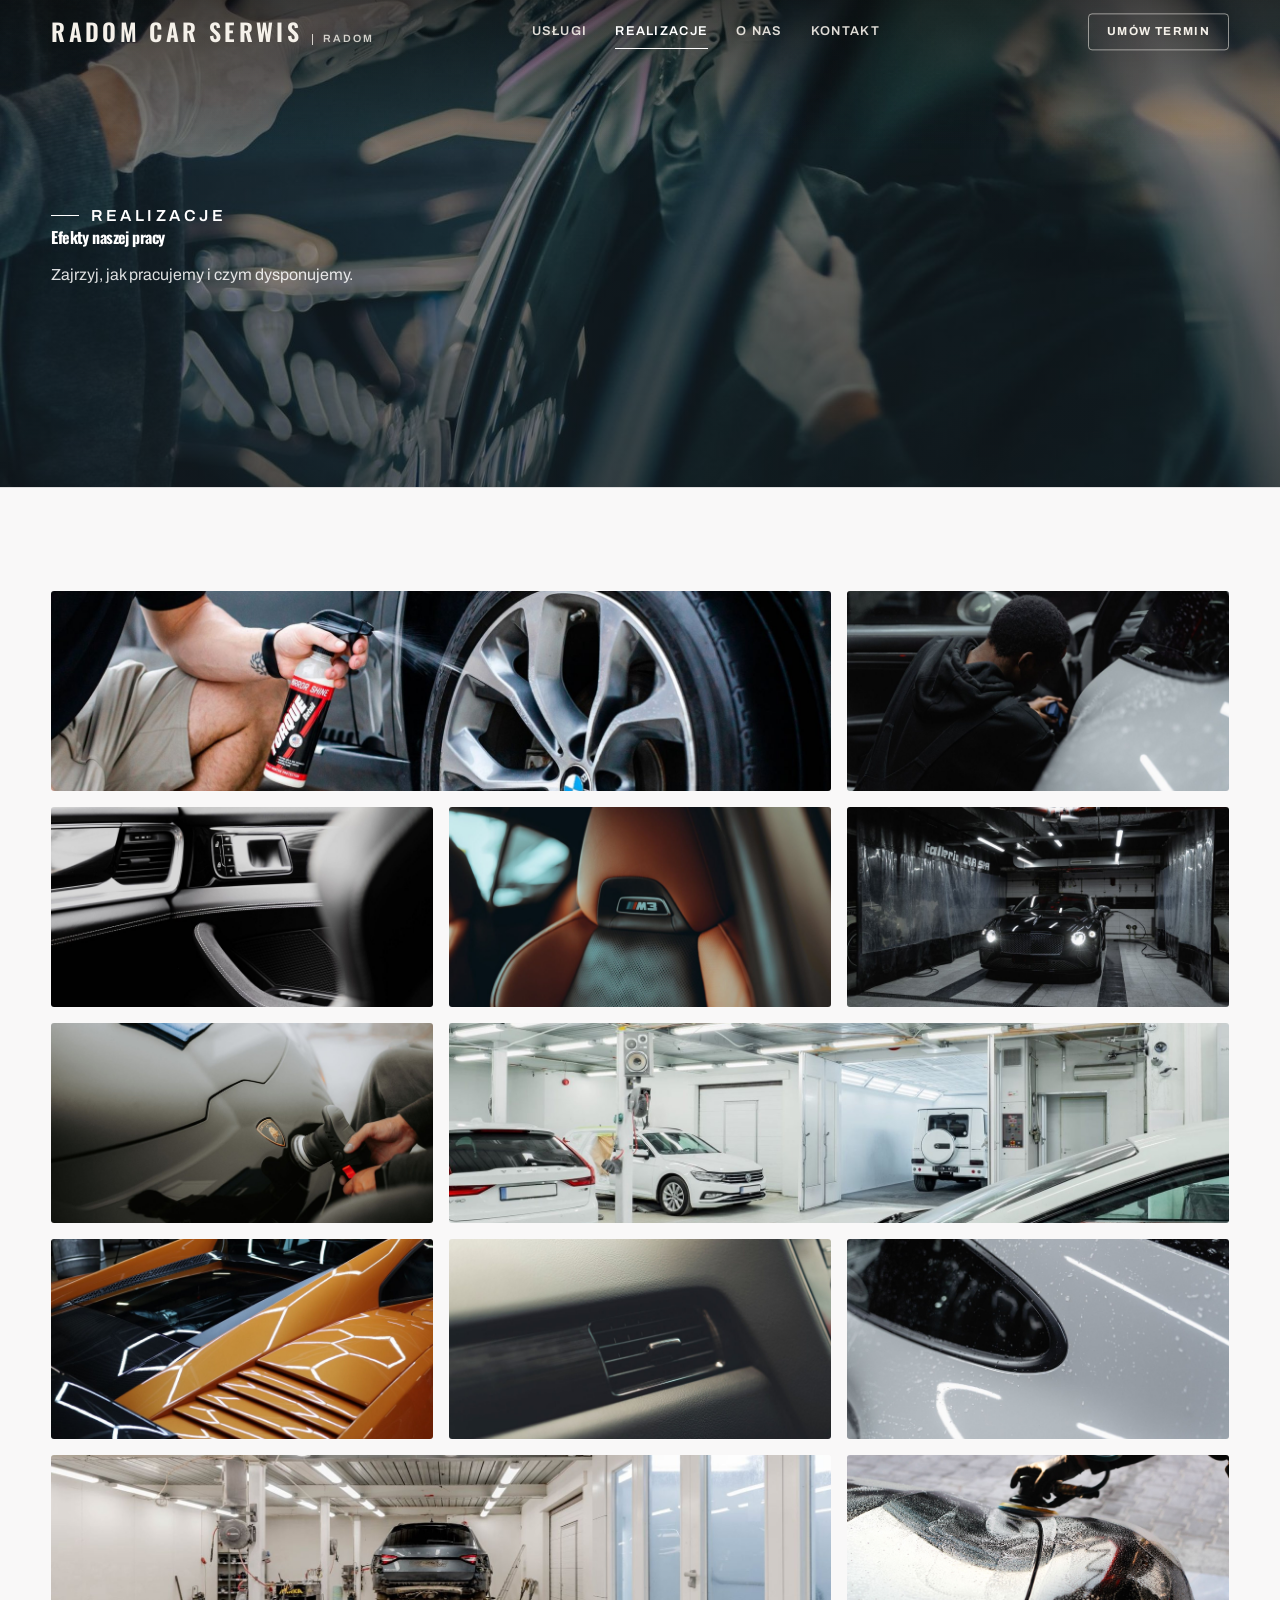
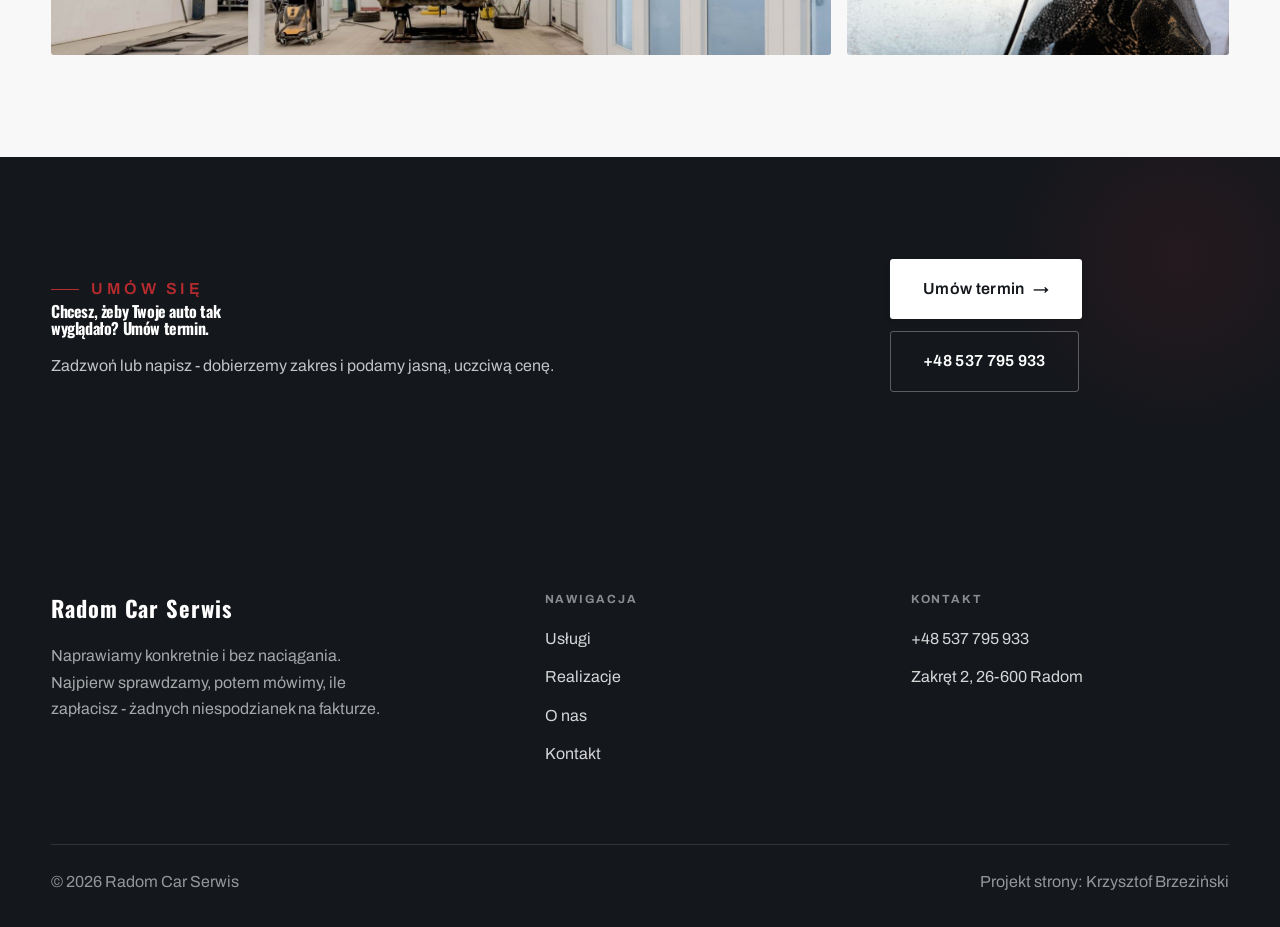
<file: realizacje.html>
<!DOCTYPE html>
<html lang="pl">
<head>
<meta charset="UTF-8">
<meta name="viewport" content="width=device-width, initial-scale=1.0">
<title>Realizacje - Radom Car Serwis</title>
<meta name="description" content="Realizacje Radom Car Serwis: Warsztat, Naprawa silnika, Diagnostyka, Wymiana oleju, Serwis opon">
<link rel="preconnect" href="https://fonts.googleapis.com">
<link rel="preconnect" href="https://fonts.gstatic.com" crossorigin>
<link href="https://fonts.googleapis.com/css2?family=Oswald:wght@500;600;700&family=Archivo:wght@400;500;600&display=swap" rel="stylesheet">
<link rel="stylesheet" href="assets/styles.css">
</head>
<body>

<header class="nav">
  <div class="wrap nav-inner">
    <a class="brand" href="index.html"><span class="name">Radom Car Serwis</span><span class="sub">Radom</span></a>
    <nav class="nav-links">
      <a href="oferta.html">Usługi</a>
      <a href="realizacje.html" class="active">Realizacje</a>
      <a href="o-nas.html">O nas</a>
      <a href="kontakt.html">Kontakt</a>
      <a href="kontakt.html" class="btn btn-accent">Umów termin</a>
    </nav>
    <button class="nav-toggle" aria-label="Menu"><span></span><span></span><span></span></button>
  </div>
</header>

<section class="pagehead">
  <img src="img/g9.jpg" alt="Radom Car Serwis - Efekty naszej pracy">
  <div class="wrap">
    <span class="eyebrow">Realizacje</span>
    <h1>Efekty naszej pracy</h1>
    <p>Zajrzyj, jak pracujemy i czym dysponujemy.</p>
  </div>
</section>
<section>
  <div class="wrap">
    <div class="gallery">
      <div class="tile t-two3 reveal"><img src="img/g1.jpg" alt="Warsztat" loading="lazy"><div class="cap">Warsztat</div></div>
      <div class="tile t-third reveal"><img src="img/g2.jpg" alt="Naprawa silnika" loading="lazy"><div class="cap">Naprawa silnika</div></div>
      <div class="tile t-third reveal"><img src="img/g3.jpg" alt="Diagnostyka" loading="lazy"><div class="cap">Diagnostyka</div></div>
      <div class="tile t-third reveal"><img src="img/g4.jpg" alt="Wymiana oleju" loading="lazy"><div class="cap">Wymiana oleju</div></div>
      <div class="tile t-third reveal"><img src="img/g5.jpg" alt="Serwis opon" loading="lazy"><div class="cap">Serwis opon</div></div>
      <div class="tile t-third reveal"><img src="img/g6.jpg" alt="Sprzęt warsztatowy" loading="lazy"><div class="cap">Sprzęt warsztatowy</div></div>
      <div class="tile t-two3 reveal"><img src="img/g7.jpg" alt="Radom Car Serwis" loading="lazy"></div>
      <div class="tile t-third reveal"><img src="img/g8.jpg" alt="Radom Car Serwis" loading="lazy"></div>
      <div class="tile t-third reveal"><img src="img/g10.jpg" alt="Radom Car Serwis" loading="lazy"></div>
      <div class="tile t-third reveal"><img src="img/g11.jpg" alt="Radom Car Serwis" loading="lazy"></div>
      <div class="tile t-two3 reveal"><img src="img/g12.jpg" alt="Radom Car Serwis" loading="lazy"></div>
      <div class="tile t-third reveal"><img src="img/g13.jpg" alt="Radom Car Serwis" loading="lazy"></div>
    </div>
  </div>
</section>
<section class="cta">
  <div class="wrap">
    <div class="reveal">
      <span class="eyebrow">Umów się</span>
      <h2>Chcesz, żeby Twoje auto tak wyglądało? Umów termin.</h2>
      <p>Zadzwoń lub napisz - dobierzemy zakres i podamy jasną, uczciwą cenę.</p>
    </div>
    <div class="cta-actions reveal">
      <a href="kontakt.html" class="btn btn-light">Umów termin <span class="arr">→</span></a>
      <a href="tel:+48537795933" class="btn btn-ghost" style="color:#fff;border-color:rgba(255,255,255,.3)">+48 537 795 933</a>
    </div>
  </div>
</section>

<footer>
  <div class="wrap">
    <div class="foot-grid">
      <div class="foot-brand">
        <div class="name">Radom Car Serwis</div>
        <p>Naprawiamy konkretnie i bez naciągania. Najpierw sprawdzamy, potem mówimy, ile zapłacisz - żadnych niespodzianek na fakturze.</p>
      </div>
      <div class="foot-col">
        <h4>Nawigacja</h4>
        <a href="oferta.html">Usługi</a>
        <a href="realizacje.html">Realizacje</a>
        <a href="o-nas.html">O nas</a>
        <a href="kontakt.html">Kontakt</a>
      </div>
      <div class="foot-col">
        <h4>Kontakt</h4>
        <a href="tel:+48537795933">+48 537 795 933</a>
        <p>Zakręt 2, 26-600 Radom</p>
      </div>
    </div>
    <div class="foot-bot">
      <span>© 2026 Radom Car Serwis</span>
      <span>Projekt strony: Krzysztof Brzeziński</span>
    </div>
  </div>
</footer>
<div class="sticky-reserve"><a class="sr-book" href="kontakt.html">Umów termin</a><a class="sr-call" href="tel:+48537795933" aria-label="Zadzwoń"><svg class="ico-tel" width="16" height="16" viewBox="0 0 24 24" fill="none" aria-hidden="true"><path d="M6.6 10.8a15.5 15.5 0 0 0 6.6 6.6l2.2-2.2a1 1 0 0 1 1-.24 11.4 11.4 0 0 0 3.6.58 1 1 0 0 1 1 1V20a1 1 0 0 1-1 1A17 17 0 0 1 3 4a1 1 0 0 1 1-1h3.5a1 1 0 0 1 1 1c0 1.25.2 2.46.58 3.6a1 1 0 0 1-.25 1l-2.23 2.2Z" fill="currentColor"/></svg></a></div>

<script src="assets/main.js"></script>
</body>
</html>
</file>
<file: assets/styles.css>
/* ============================================================
   STOLBASZ — premium, architektoniczny B2B fit-out
   Jasna paleta, zero brązu. System wg premium-web-craft.
   Projekt strony: Krzysztof Brzeziński
   ============================================================ */

:root{
  /* PALETA — jasna, architektoniczna, chłodna */
  --paper:#f4f5f7;          /* główne tło */
  --paper-2:#e7e9ee;        /* sekcje alternatywne (chłodny jasny szary) */
  --paper-3:#e7e9ee;        /* delikatne wypełnienia */
  --ink:#14171c;            /* tekst główny — chłodny grafit */
  --ink-soft:#1f242c;       /* nagłówki drugorzędne */
  --muted:#8b9099;          /* tekst poboczny */
  --line:rgba(20,23,28,.12);/* hairline */
  --accent:#c8a04a;         /* stonowany petrol-slate — jedyny akcent */
  --accent-d:#9a7a31;
  --accent-soft:rgba(200,160,74,.10);
  --dark:#14171c;           /* sekcje ciemne (stopka/CTA) */

  /* ODSTĘPY — skala 4/8 */
  --space-1:4px; --space-2:8px; --space-3:12px; --space-4:16px; --space-5:24px;
  --space-6:32px; --space-7:48px; --space-8:64px; --space-9:96px; --space-10:128px;

  /* TYPOGRAFIA — fluid clamp() */
  --text-sm:clamp(.82rem,.8rem+.1vw,.9rem);
  --text-base:clamp(1rem,.97rem+.15vw,1.1rem);
  --text-lg:clamp(1.12rem,1.05rem+.3vw,1.3rem);
  --text-h3:clamp(1.2rem,1.1rem+.5vw,1.5rem);
  --text-h2:clamp(1.9rem,1.5rem+1.9vw,2.8rem);
  --text-h1:clamp(2.6rem,1.9rem+3.6vw,4.6rem);

  /* PROMIENIE — architektoniczne, raczej ostre */
  --r-sm:3px; --r-md:6px; --r-lg:10px;

  /* RUCH */
  --ease:cubic-bezier(.25,.46,.45,.94); --dur:.24s;

  /* CIENIE — miękkie, warstwowe */
  --sh-sm:0 1px 2px rgba(16,24,32,.04), 0 2px 8px rgba(16,24,32,.05);
  --sh-md:0 2px 6px rgba(16,24,32,.05), 0 12px 28px -8px rgba(16,24,32,.12);
  --sh-lg:0 6px 14px rgba(16,24,32,.07), 0 26px 56px -18px rgba(16,24,32,.22);

  --hairline:1px solid var(--line);

  --font-display:'Oswald','Archivo',sans-serif;
  --font-body:'Archivo',sans-serif;
}

*{box-sizing:border-box;margin:0;padding:0}
html{scroll-behavior:smooth}
body{
  font-family:var(--font-body);
  font-size:var(--text-base);
  line-height:1.65;
  color:var(--ink);
  background:var(--paper);
  -webkit-font-smoothing:antialiased;
  text-rendering:optimizeLegibility;
}
img{max-width:100%;display:block}
a{color:inherit;text-decoration:none}

.wrap{width:min(92%,1180px);margin-inline:auto}
section{padding-block:clamp(52px,6.5vw,96px)}

h1,h2,h3{font-family:var(--font-display);font-weight:700;line-height:1.08;letter-spacing:-.02em;color:var(--ink)}
h1{font-size:var(--text-h1);letter-spacing:-.035em}
h2{font-size:var(--text-h2);letter-spacing:-.025em}
h3{font-size:var(--text-h3)}
p{max-width:65ch}

.eyebrow{
  font-family:var(--font-body);
  font-size:var(--text-sm);
  font-weight:600;
  letter-spacing:.18em;
  text-transform:uppercase;
  color:var(--accent);
  display:inline-flex;align-items:center;gap:var(--space-3);
}
.eyebrow::before{content:"";width:28px;height:1px;background:var(--accent);display:inline-block}

.muted{color:var(--muted)}
.lead{font-size:var(--text-lg);line-height:1.55;color:var(--ink-soft);max-width:50ch}

/* ---------- BUTTONS ---------- */
.btn{
  display:inline-flex;align-items:center;gap:var(--space-2);
  font-weight:600;font-size:var(--text-sm);letter-spacing:.02em;
  padding:var(--space-4) var(--space-6);
  border-radius:var(--r-sm);
  transition:transform var(--dur) var(--ease),box-shadow var(--dur) var(--ease),background var(--dur) var(--ease);
  cursor:pointer;border:1px solid transparent;
}
.btn-accent{background:var(--accent);color:#fff;box-shadow:var(--sh-sm)}
.btn-accent:hover{background:var(--accent-d);transform:translateY(-2px);box-shadow:var(--sh-md)}
.btn-accent:active{transform:translateY(0);box-shadow:var(--sh-sm)}
.btn-ghost{background:transparent;color:var(--ink);border-color:var(--line)}
.btn-ghost:hover{border-color:var(--accent);color:var(--accent);transform:translateY(-2px)}
.btn-light{background:#fff;color:var(--ink);box-shadow:var(--sh-sm)}
.btn-light:hover{transform:translateY(-2px);box-shadow:var(--sh-md)}
.btn .arr{transition:transform var(--dur) var(--ease)}
.btn:hover .arr{transform:translateX(4px)}

/* ---------- NAV ---------- */
.nav{
  position:sticky;top:0;z-index:50;
  background:color-mix(in srgb,var(--paper) 88%,transparent);
  backdrop-filter:saturate(140%) blur(10px);
  border-bottom:var(--hairline);
}
.nav-inner{display:flex;align-items:center;justify-content:space-between;height:72px}
.brand{display:flex;flex-direction:column;line-height:1}
.brand .name{font-family:var(--font-display);font-weight:800;font-size:1.35rem;letter-spacing:.04em}
.brand .sub{font-size:.62rem;letter-spacing:.34em;text-transform:uppercase;color:var(--muted);margin-top:5px}
.nav-links{display:flex;align-items:center;gap:var(--space-6)}
.nav-links a{font-size:var(--text-sm);font-weight:500;color:var(--ink-soft);position:relative;padding-block:4px;transition:color var(--dur) var(--ease)}
.nav-links a::after{content:"";position:absolute;left:0;bottom:0;width:0;height:1.5px;background:var(--accent);transition:width var(--dur) var(--ease)}
.nav-links a:hover,.nav-links a.active{color:var(--ink)}
.nav-links a:hover::after,.nav-links a.active::after{width:100%}
.nav-links .btn{padding:var(--space-2) var(--space-5)}
/* przyciski w nav: właściwy kolor (przebij .nav-links a) + bez podkreślenia */
.nav-links a.btn-accent{color:#fff}
.nav-links a.btn-ghost,.nav-links a.btn-light{color:var(--ink)}
.nav-links a.btn::after{display:none}
.nav-toggle{display:none;background:none;border:none;cursor:pointer;flex-direction:column;gap:5px;padding:8px}
.nav-toggle span{width:24px;height:2px;background:var(--ink);transition:var(--dur)}

/* ---------- HERO (split) ---------- */
.hero{position:relative;overflow:hidden;border-bottom:var(--hairline)}
.hero-grid{display:grid;grid-template-columns:1.05fr .95fr;gap:clamp(24px,4vw,60px);align-items:center;
  padding-block:clamp(36px,4.5vw,64px)}
.hero-copy .eyebrow{margin-bottom:var(--space-5)}
.hero-copy h1{margin-bottom:var(--space-5)}
.hero-copy .lead{margin-bottom:var(--space-7)}
.hero-actions{display:flex;flex-wrap:wrap;gap:var(--space-4)}
.hero-art{position:relative;aspect-ratio:4/3;border-radius:var(--r-lg);overflow:hidden;box-shadow:var(--sh-lg)}
.hero-art img{width:100%;height:100%;object-fit:cover}
.hero-art::after{content:"";position:absolute;inset:0;background:linear-gradient(180deg,transparent 55%,rgba(18,24,28,.28))}
.hero-badge{position:absolute;left:var(--space-5);bottom:var(--space-5);z-index:2;
  background:rgba(252,252,251,.94);backdrop-filter:blur(4px);
  border-radius:var(--r-md);padding:var(--space-4) var(--space-5);box-shadow:var(--sh-md);max-width:78%}
.hero-badge strong{display:block;font-family:var(--font-display);font-size:1rem;letter-spacing:-.01em}
.hero-badge span{font-size:var(--text-sm);color:var(--muted)}

/* ---------- HERO duży / kinowy (strona główna) ---------- */
.hero-cine{position:relative;min-height:clamp(560px,82vh,840px);min-height:clamp(560px,82svh,840px);display:flex;align-items:center;overflow:hidden;border-bottom:var(--hairline)}
.hero-cine>img{position:absolute;inset:0;width:100%;height:100%;object-fit:cover;z-index:0}
.hero-cine::after{content:"";position:absolute;inset:0;z-index:1;
  background:linear-gradient(95deg,rgba(13,18,23,.86) 0%,rgba(13,18,23,.64) 32%,rgba(13,18,23,.24) 62%,rgba(13,18,23,.04) 100%)}
.hero-cine .wrap{position:relative;z-index:2;padding-block:var(--space-8)}
.hero-cine .hero-copy{max-width:660px}
.hero-cine .eyebrow{color:#fff;margin-bottom:var(--space-5)}
.hero-cine .eyebrow::before{background:#fff}
.hero-cine h1{color:#fff;margin-bottom:var(--space-5);font-size:clamp(2.9rem,2rem+4.4vw,5.2rem)}
.hero-cine .lead{color:rgba(255,255,255,.92);max-width:48ch;margin-bottom:var(--space-7)}
.hero-cine .hero-actions{display:flex;flex-wrap:wrap;gap:var(--space-4)}
@media(max-width:680px){
  .hero-cine{min-height:clamp(520px,76vh,640px);min-height:clamp(520px,76svh,640px);align-items:flex-end}
  .hero-cine::after{background:linear-gradient(0deg,rgba(13,18,23,.9) 6%,rgba(13,18,23,.45) 55%,rgba(13,18,23,.25) 100%)}
  .hero-cine .wrap{padding-bottom:var(--space-9)}
}

/* full-bleed hero variant (podstrony) */
.pagehead{position:relative;min-height:46vh;min-height:46svh;display:flex;align-items:flex-end;overflow:hidden;border-bottom:var(--hairline)}
.pagehead img{position:absolute;inset:0;width:100%;height:100%;object-fit:cover}
.pagehead::after{content:"";position:absolute;inset:0;background:linear-gradient(180deg,rgba(18,24,28,.25),rgba(18,24,28,.62))}
.pagehead .wrap{position:relative;z-index:2;padding-block:var(--space-9);color:#fff}
.pagehead h1{color:#fff;max-width:18ch}
.pagehead .eyebrow{color:#fff}
.pagehead .eyebrow::before{background:#fff}
.pagehead p{color:rgba(255,255,255,.86);margin-top:var(--space-4);max-width:54ch}

/* ---------- STRIP (pasek skrótów / liczby) ---------- */
.strip{background:var(--dark);color:#fff}
.strip .wrap{display:grid;grid-template-columns:repeat(4,1fr);gap:var(--space-6);padding-block:var(--space-8)}
.strip .item .k{font-family:var(--font-display);font-size:clamp(1.6rem,1.2rem+1.4vw,2.4rem);font-weight:800;letter-spacing:-.02em;color:#fff}
.strip .item .v{font-size:var(--text-sm);color:rgba(255,255,255,.66);margin-top:var(--space-2);line-height:1.45}
.strip .item{border-left:2px solid var(--accent);padding-left:var(--space-5)}

/* ---------- SECTION HEAD ---------- */
.head{max-width:48rem;margin-bottom:var(--space-8)}
.head.center{margin-inline:auto;text-align:center}
.head .eyebrow{margin-bottom:var(--space-4)}
.head h2{margin-bottom:var(--space-4)}
.head p{color:var(--muted);font-size:var(--text-lg);line-height:1.55}
.head.center p{margin-inline:auto}

/* ---------- INTRO SPLIT ---------- */
.split{display:grid;grid-template-columns:.92fr 1.08fr;gap:clamp(28px,5vw,80px);align-items:center}
.split.rev{grid-template-columns:1.08fr .92fr}
.split.rev .split-art{order:-1}
.split-art{position:relative;aspect-ratio:5/4;border-radius:var(--r-lg);overflow:hidden;box-shadow:var(--sh-lg)}
.split-art img{width:100%;height:100%;object-fit:cover}
.split-copy h2{margin-bottom:var(--space-5)}
.split-copy p+p{margin-top:var(--space-4)}
.split-copy .btn{margin-top:var(--space-6)}

/* ---------- SERVICES (zakres) ---------- */
.svc-grid{display:grid;grid-template-columns:repeat(auto-fit,minmax(280px,1fr));gap:var(--space-5)}
.svc{background:#fff;border:var(--hairline);border-radius:var(--r-md);padding:var(--space-7) var(--space-6);
  transition:transform var(--dur) var(--ease),box-shadow var(--dur) var(--ease),border-color var(--dur) var(--ease);
  position:relative;overflow:hidden}
.svc::before{content:"";position:absolute;left:0;top:0;width:3px;height:0;background:var(--accent);transition:height var(--dur) var(--ease)}
.svc:hover{transform:translateY(-4px);box-shadow:var(--sh-md);border-color:transparent}
.svc:hover::before{height:100%}
.svc .ic{font-family:var(--font-display);font-size:.8rem;font-weight:700;letter-spacing:.12em;color:var(--accent);margin-bottom:var(--space-4)}
.svc h3{margin-bottom:var(--space-3);font-size:1.22rem}
.svc p{color:var(--muted);font-size:var(--text-base);line-height:1.6}

/* big detailed service rows */
.svc-row{display:grid;grid-template-columns:.8fr 1.2fr;gap:clamp(20px,4vw,60px);align-items:center;padding-block:var(--space-8)}
.svc-row+.svc-row{border-top:var(--hairline)}
.svc-row.rev{grid-template-columns:1.2fr .8fr}
.svc-row.rev .svc-row-art{order:-1}
.svc-row-art{aspect-ratio:4/3;border-radius:var(--r-md);overflow:hidden;box-shadow:var(--sh-md)}
.svc-row-art img{width:100%;height:100%;object-fit:cover}
.svc-row h3{font-size:1.5rem;margin-bottom:var(--space-4)}
.svc-row .num{font-family:var(--font-display);font-size:.85rem;font-weight:700;letter-spacing:.14em;color:var(--accent);display:block;margin-bottom:var(--space-3)}
.svc-row ul{list-style:none;margin-top:var(--space-4);display:flex;flex-direction:column;gap:var(--space-2)}
.svc-row li{position:relative;padding-left:var(--space-5);color:var(--muted);font-size:var(--text-base)}
.svc-row li::before{content:"";position:absolute;left:0;top:.62em;width:8px;height:1px;background:var(--accent)}

/* ---------- GALLERY (realizacje) ---------- */
.gallery{display:grid;grid-template-columns:repeat(12,1fr);gap:var(--space-4);grid-auto-rows:200px}
/* GALERIA MASONRY — pionowe zdjęcia (portrety beauty/wellness) bez przycinania: kolumny, height auto */
.gallery-masonry{column-count:3;column-gap:var(--space-4)}
@media(max-width:900px){.gallery-masonry{column-count:2}}
@media(max-width:560px){.gallery-masonry{column-count:1}}
.gallery-masonry .m-tile{break-inside:avoid;margin:0 0 var(--space-4);padding:0;position:relative;overflow:hidden;border-radius:var(--r-md);border:1px solid var(--line)}
.gallery-masonry .m-tile img{width:100%;height:auto;display:block}
.gallery-masonry .m-tile .cap{position:absolute;left:0;right:0;bottom:0;padding:var(--space-4);color:#fff;background:linear-gradient(0deg,rgba(0,0,0,.55),transparent);font-size:var(--text-sm)}
.gallery-masonry .m-tile .cap small{display:block;font-weight:400;opacity:.78;letter-spacing:.04em;text-transform:uppercase;font-size:.66rem;margin-top:3px}
.tile{position:relative;overflow:hidden;border-radius:var(--r-md);box-shadow:var(--sh-sm);
  transition:transform var(--dur) var(--ease),box-shadow var(--dur) var(--ease)}
.tile img{width:100%;height:100%;object-fit:cover;transition:transform .6s var(--ease)}
.tile:hover{box-shadow:var(--sh-md)}
.tile:hover img{transform:scale(1.05)}
.tile .cap{position:absolute;left:0;right:0;bottom:0;padding:var(--space-5) var(--space-4) var(--space-4);
  background:linear-gradient(transparent,rgba(18,24,28,.78));color:#fff;
  font-size:var(--text-sm);font-weight:600;letter-spacing:.01em;
  opacity:0;transform:translateY(8px);transition:var(--dur) var(--ease)}
.tile:hover .cap{opacity:1;transform:translateY(0)}
.tile .cap small{display:block;font-weight:400;opacity:.78;letter-spacing:.04em;text-transform:uppercase;font-size:.66rem;margin-top:3px}
/* bento spans */
.t-wide{grid-column:span 6}
.t-tall{grid-column:span 6;grid-row:span 2}
.t-std{grid-column:span 6}
.t-third{grid-column:span 4}
.t-two3{grid-column:span 8}

/* ---------- TRUST / WIARYGODNOŚĆ ---------- */
.trust{background:var(--paper-2)}
.trust-grid{display:grid;grid-template-columns:repeat(auto-fit,minmax(240px,1fr));gap:var(--space-5);margin-top:var(--space-7)}
.trust-card{background:#fff;border-radius:var(--r-md);padding:var(--space-7) var(--space-6);box-shadow:var(--sh-sm);border-top:3px solid var(--accent)}
.trust-card .big{font-family:var(--font-display);font-size:clamp(1.8rem,1.3rem+1.6vw,2.6rem);font-weight:800;letter-spacing:-.02em;color:var(--ink);line-height:1}
.trust-card h3{font-size:1.12rem;margin:var(--space-3) 0 var(--space-2)}
.trust-card p{color:var(--muted);font-size:var(--text-base);line-height:1.55}

/* ---------- CTA band ---------- */
.cta{background:var(--dark);color:#fff;position:relative;overflow:hidden}
.cta .wrap{display:grid;grid-template-columns:1.4fr .6fr;gap:var(--space-7);align-items:center;position:relative;z-index:2}
.cta h2{color:#fff;max-width:20ch}
.cta p{color:rgba(255,255,255,.74);margin-top:var(--space-4)}
.cta-actions{display:flex;flex-direction:column;gap:var(--space-3);align-items:flex-start}
.cta::before{content:"";position:absolute;right:-80px;top:-80px;width:360px;height:360px;border-radius:50%;
  background:radial-gradient(circle,var(--accent-soft),transparent 70%)}

/* ---------- CONTACT ---------- */
.contact-grid{display:grid;grid-template-columns:.85fr 1.15fr;gap:clamp(28px,4vw,56px);align-items:start}
.info-list{display:flex;flex-direction:column;gap:var(--space-2)}
.info-row{display:flex;gap:var(--space-4);align-items:flex-start;padding-block:var(--space-4);border-bottom:var(--hairline)}
.info-row .ic{flex:none;width:42px;height:42px;display:grid;place-items:center;border-radius:50%;
  background:var(--accent-soft);color:var(--accent);font-size:1.05rem}
.info-row .lbl{font-size:.72rem;letter-spacing:.14em;text-transform:uppercase;color:var(--muted)}
.info-row .val{font-weight:600;font-size:var(--text-base);margin-top:2px}
.info-row a.val:hover{color:var(--accent)}
.map{border:none;border-radius:var(--r-lg);box-shadow:var(--sh-md);width:100%;height:100%;min-height:380px;filter:grayscale(.2) contrast(1.02)}
.form{background:#fff;border:var(--hairline);border-radius:var(--r-lg);padding:clamp(24px,3vw,40px);box-shadow:var(--sh-sm)}
.form .fld{margin-bottom:var(--space-5)}
.form label{display:block;font-size:var(--text-sm);font-weight:600;margin-bottom:var(--space-2)}
.form input,.form textarea{width:100%;font-family:inherit;font-size:var(--text-base);color:var(--ink);
  padding:var(--space-4);border:var(--hairline);border-radius:var(--r-sm);background:var(--paper);transition:border-color var(--dur)}
.form input:focus,.form textarea:focus{outline:none;border-color:var(--accent);background:#fff}
.form textarea{resize:vertical;min-height:120px}
.form .note{font-size:var(--text-sm);color:var(--muted);margin-top:var(--space-3)}

/* ---------- FOOTER ---------- */
footer{background:var(--dark);color:#fff;padding-block:var(--space-9) var(--space-6)}
.foot-grid{display:grid;grid-template-columns:1.4fr 1fr 1fr;gap:var(--space-7);margin-bottom:var(--space-8)}
.foot-brand .name{font-family:var(--font-display);font-weight:800;font-size:1.4rem;letter-spacing:.04em}
.foot-brand p{color:rgba(255,255,255,.62);margin-top:var(--space-4);font-size:var(--text-base);max-width:38ch}
.foot-col h4{font-size:.74rem;letter-spacing:.16em;text-transform:uppercase;color:rgba(255,255,255,.5);margin-bottom:var(--space-4)}
.foot-col a,.foot-col p{display:block;color:rgba(255,255,255,.82);font-size:var(--text-base);margin-bottom:var(--space-3)}
.foot-col a:hover{color:#fff}
.foot-bot{border-top:1px solid rgba(255,255,255,.12);padding-top:var(--space-5);display:flex;justify-content:space-between;flex-wrap:wrap;gap:var(--space-3);
  font-size:var(--text-sm);color:rgba(255,255,255,.55)}
.foot-bot a:hover{color:#fff}

/* ---------- REVEAL ---------- */
.reveal{opacity:0;transform:translateY(22px);transition:opacity .6s var(--ease),transform .6s var(--ease)}
.reveal.in{opacity:1;transform:none}

/* ---------- RESPONSIVE ---------- */
@media(max-width:920px){
  .hero-grid,.split,.split.rev,.svc-row,.svc-row.rev,.cta .wrap,.contact-grid,.foot-grid{grid-template-columns:1fr}
  .split.rev .split-art,.svc-row.rev .svc-row-art{order:0}
  .hero-art{aspect-ratio:16/10;max-height:420px}
  .strip .wrap{grid-template-columns:repeat(2,1fr);gap:var(--space-7)}
  .gallery{grid-auto-rows:180px}
  .t-wide,.t-tall,.t-std,.t-third,.t-two3{grid-column:span 6}
  .t-tall{grid-row:span 1}
  .cta-actions{flex-direction:row;flex-wrap:wrap}
  .foot-grid{gap:var(--space-6)}
}
@media(max-width:680px){
  .nav-links{position:fixed;inset:72px 0 auto 0;background:var(--paper);flex-direction:column;align-items:stretch;
    gap:0;padding:var(--space-4) 6%;border-bottom:var(--hairline);box-shadow:var(--sh-md);
    transform:translateY(-120%);transition:transform var(--dur) var(--ease)}
  .nav-links.open{transform:translateY(0)}
  .nav-links a{padding-block:var(--space-4);border-bottom:var(--hairline)}
  .nav-links .btn{margin-top:var(--space-3);justify-content:center}
  .nav-toggle{display:flex}
  .strip .wrap{grid-template-columns:1fr}
  .gallery{grid-template-columns:repeat(6,1fr)}
  .foot-grid{grid-template-columns:1fr}
}
@media(prefers-reduced-motion:reduce){
  *{animation-duration:.01ms!important;transition:none!important}
  .reveal{opacity:1!important;transform:none!important}
  html{scroll-behavior:auto}
}

/* ============================================================
   PREMIUM LAYER — destylat deep-researchu branż (anty-AI, spokój).
   Zmienne STOLBASZ (--accent/--ink/--paper/--line/--dark). Ruch ledwo
   zauważalny, krzywa cubic-bezier(.16,.84,.44,1); prefers-reduced-motion
   pokryte blanketem wyżej. Karty hairline zamiast cieni = #1 sygnał „nie-AI".
   ============================================================ */

/* więcej oddechu między sekcjami (liderzy: 110-130px) */
section{padding-block:clamp(64px,8vw,128px)}

/* 1) Aksamitny reveal — dłuższa, miękka krzywa zamiast „skoku" */
.reveal{transition:opacity .9s cubic-bezier(.16,.84,.44,1),transform .9s cubic-bezier(.16,.84,.44,1);will-change:opacity,transform}
/* stagger TYLKO w galerii (tam pozycja = porządek dzieci) */
.gallery .reveal:nth-child(2){transition-delay:.07s}
.gallery .reveal:nth-child(3){transition-delay:.14s}
.gallery .reveal:nth-child(4){transition-delay:.21s}
.gallery .reveal:nth-child(5){transition-delay:.28s}
.gallery .reveal:nth-child(6){transition-delay:.35s}

/* 2) Hero STATYCZNY na .hero-cine — Ken Burns CAŁKIEM WYŁĄCZONY 26.06 (3. zgłoszenie Szymona).
   GENEZA: animowanie scale na <img> hero z teksturami (cegły/framugi) re-samplinguje obraz
   klatka po klatce → na części ekranów drobne drganie/shimmer = „heroshot się trzęsie".
   translateY usunięto wcześniej, scale-only + will-change/GPU NIE wystarczyły do GWARANCJI gładkości.
   Krzysztof zażądał pewności („make sure, że błąd się nie pojawi") > efekt. Zero animacji = 0% drgania.
   Delikatny zoom zostaje TYLKO w pełnoekranowych hero gastro/studio (hg-bg/hs-bg — tło, inny
   mechanizm, chwalone, nigdy nie zgłaszane). NIE wracać do KB na .hero-cine bez realnego testu
   na sprzęcie klienta — to ryzyko regresji „trzęsienia”. */
/* BEZPIECZNY "wow" na hero = jednorazowy FADE-IN (opacity), nie zoom.
   opacity nie dotyka bitmapy → gładkie na KAŻDYM zdjęciu/ekranie/GPU, zero ryzyka migotania.
   Geometryczny ruch (scale/translate) na .hero-cine jest ZAKAZANY (bramka pilnuje). */
@keyframes heroFade{from{opacity:0}to{opacity:1}}
.hero-cine>img{transform:none;animation:heroFade 1.1s ease-out both}

/* 3) Akcentowy hairline pod nagłówkiem sekcji, który „rysuje się" przy wejściu */
.head h2{position:relative;padding-bottom:18px}
.head h2::after{content:"";position:absolute;left:0;bottom:0;height:1px;width:0;background:var(--accent);transition:width 1s cubic-bezier(.16,.84,.44,1) .15s}
.head.center h2::after{left:50%;transform:translateX(-50%)}
.head.reveal.in h2::after,.head.center.reveal.in h2::after{width:54px}

/* 4) Karty HAIRLINE zamiast cieni/zaokrągleń (najmocniejszy anty-AI detal) */
.svc{background:transparent;border:1px solid var(--line);border-radius:var(--r-sm);box-shadow:none}
.svc:hover{box-shadow:none;border-color:var(--accent);transform:translateY(-3px)}
.trust-card{background:transparent;box-shadow:none;border:1px solid var(--line);border-top:2px solid var(--accent);border-radius:var(--r-sm)}
.tile{box-shadow:none;border-radius:var(--r-sm)}
.tile:hover{box-shadow:none}

/* 5) Sticky-nav kondensuje się po przewinięciu (sygnał dopracowania) */
.nav{transition:box-shadow .4s ease,background .4s ease}
.nav.is-stuck{box-shadow:0 1px 0 var(--line),0 14px 30px -24px rgba(0,0,0,.45)}
.nav-inner{transition:height .35s var(--ease)}
.nav.is-stuck .nav-inner{height:60px}

/* 6) MANIFESTO — pełnoekranowy cytat-bohater (zastępuje generyczne „Dlaczego my") */
.manifesto{background:var(--paper-2);text-align:center}
.manifesto .wrap{max-width:60rem}
.manifesto p{font-family:var(--font-display);font-style:italic;font-size:clamp(1.6rem,1rem+2.4vw,2.8rem);line-height:1.32;color:var(--ink-soft);margin-inline:auto;max-width:26ch;position:relative;padding-top:var(--space-8)}
.manifesto p::before{content:"";position:absolute;top:0;left:50%;transform:translateX(-50%);width:54px;height:1px;background:var(--accent)}
.manifesto p span{color:var(--accent);font-style:italic}

/* 7) GATEWAYS — 3 duże bramy-zdjęcia (zamiast paska menu usług) */
.gateways{display:grid;grid-template-columns:repeat(3,1fr);gap:var(--space-4)}
.gateway{position:relative;aspect-ratio:3/4;overflow:hidden;border-radius:var(--r-sm);display:block}
.gateway img{width:100%;height:100%;object-fit:cover;transition:transform .8s var(--ease),filter .5s var(--ease)}
.gateway::after{content:"";position:absolute;inset:0;background:linear-gradient(180deg,transparent 38%,rgba(18,24,28,.74))}
.gateway:hover img{transform:scale(1.05);filter:brightness(1.05)}
.gateway .g-ttl{position:absolute;left:0;right:0;bottom:0;z-index:2;padding:var(--space-6) var(--space-5);color:#fff;font-family:var(--font-display);font-size:1.45rem;letter-spacing:-.01em;line-height:1.15}
.gateway .g-ttl small{display:block;font-family:var(--font-body);font-size:var(--text-sm);font-weight:400;opacity:.82;letter-spacing:.03em;margin-top:5px}
@media(max-width:760px){.gateways{grid-template-columns:1fr}.gateway{aspect-ratio:16/10}}

/* 8) LOGO klienta w nagłówku (gdy podane --logo) */
/* 52px domyślnie (feedback Bartka 06.07.2026: 40px ginęło, uwaga padła 3x; ~56px sprawdzone na żywym demie anna-borowiec-makeup) */
.brand-logo{height:64px;width:auto;max-width:300px;object-fit:contain;display:block}
.nav.is-stuck .brand-logo{height:52px}
@media(max-width:680px){.brand-logo{height:46px;max-width:210px}}

/* === rodzina: auto === */
/* ============================================================
   RODZINA: AUTO (detailing / auto-serwis / powłoki / lakiernictwo / myjnia)
   Doklejane NA WIERZCH base.css. Skin auto (Oswald + grafit/bursztyn).
   Filozofia: PREMIUM, MĘSKO, TECHNICZNIE + "Umów termin". Jasna baza, ciemne kinowe hero, Oswald CAPS.
   (Świadomie BEZ ciemnej bazy - dark-skin guard wymusza jasne tło; ciemne hero+paski daja dramat.)
   FAZA 3 (research wf_5b470404, topowe studia detailingu/powłok): osobny układ - hero-auto (kicker+claim+1 CTA),
   nav fixed przezroczysty->ciemny grafit + zwijany, spec-ribbon (sygnatura), pakiety powłok (1 ciemny band),
   before/after suwak, poziomy "bay" proces, marki. Pakiety/before-after/marki = BRAMKOWANE (tylko z reconu).
   ============================================================ */

/* --- Wersaliki na nagłówkach sekcji (motorsport/inżynierski sznyt) --- */
.head h2{text-transform:uppercase;letter-spacing:.015em}
.eyebrow{letter-spacing:.22em}

/* --- Ostrzejsze, "techniczne" karty --- */
.svc,.trust-card,.tile,.gateway,.svc-row-art,.split-art{border-radius:var(--r-sm)}

/* --- STICKY "Umów termin" (mobile) --- */
.sticky-reserve{display:none}
@media(max-width:820px){
  .sticky-reserve{display:flex;position:fixed;left:0;right:0;bottom:0;z-index:90;
    background:var(--line);box-shadow:0 -6px 20px -10px rgba(0,0,0,.4)}
  .sticky-reserve a{padding:15px 8px;text-align:center;font-weight:700;font-size:.95rem;text-transform:uppercase;letter-spacing:.03em}
  .sr-book{flex:1;background:var(--accent);color:#fff}
  .sr-call{width:60px;background:var(--paper);color:var(--ink);font-size:1.15rem;border-left:1px solid var(--line)}
  body{padding-bottom:56px}
}

/* ============================================================
   FAZA 3 - OSOBNY UKŁAD AUTO (detailing/powłoki). Wszystko poniżej doklejane na wierzch.
   ============================================================ */

/* --- Brass = ciemny tekst dla kontrastu (mosiądz #c8a04a + biel = za słaby kontrast) --- */
.btn-accent{color:#14171c}
.btn-accent:hover{color:#14171c}

/* === HERO AUTO: pełnoekranowe ciemne kino, blok dolny-lewy, Ken Burns, kontrast gwarantowany === */
.hero-auto{position:relative;height:100vh;height:100svh;min-height:560px;display:flex;align-items:flex-end;overflow:hidden;isolation:isolate;background:#0a0c0f}
.hero-auto .ha-bg{position:absolute;inset:0;width:100%;height:100%;object-fit:cover;z-index:-2;will-change:transform}
/* Ken Burns = TYLKO scale (zero translate = zero dryfu), DESKTOP-only (min-width:900) - zgodnie z konwencją base.css heroBreath, anty-jank na mobile */
@keyframes haKen{from{transform:scale(1.04)}to{transform:scale(1.12)}}
@media(min-width:900px){.hero-auto .ha-bg{animation:haKen 30s ease-out infinite alternate}}
/* Kontrast GWARANTOWANY niezależnie od zdjęcia: (a) ciemna LEWA kolumna pod tekstem (tekst jest do lewej, top->bottom),
   (b) górny scrim pod nav + dolny scrim. Nie liczymy na ciemne zdjęcie. */
.hero-auto .ha-veil{position:absolute;inset:0;z-index:-1;
  background:linear-gradient(90deg,rgba(10,12,15,.76) 0%,rgba(10,12,15,.34) 32%,rgba(10,12,15,0) 60%),
             linear-gradient(180deg,rgba(10,12,15,.42) 0%,rgba(10,12,15,0) 30%,rgba(10,12,15,.55) 78%,rgba(10,12,15,.82) 100%)}
.ha-inner{position:relative;z-index:2;margin:0 0 clamp(2.6rem,7vh,5rem) clamp(1.4rem,5vw,4rem);max-width:32ch}
.ha-tick{display:block;width:48px;height:3px;background:var(--accent);margin-bottom:clamp(1rem,2.4vh,1.6rem)}
.ha-kicker{display:block;font-family:var(--font-display);font-weight:600;text-transform:uppercase;
  letter-spacing:.22em;font-size:clamp(.72rem,1.4vw,.86rem);color:var(--accent);text-shadow:0 1px 10px rgba(0,0,0,.5)}
.ha-claim{font-family:var(--font-display);font-weight:700;text-transform:uppercase;letter-spacing:.005em;line-height:1.02;
  font-size:clamp(2.3rem,5.6vw,4.4rem);color:#fff;margin:clamp(.7rem,1.6vh,1.1rem) 0 clamp(1.5rem,3vh,2.2rem);
  text-shadow:0 2px 18px rgba(0,0,0,.55)}
.ha-cta{margin:0}
.ha-rating{margin:clamp(1rem,2vh,1.4rem) 0 0;color:#fff;font-weight:600;letter-spacing:.02em;font-size:var(--text-sm);opacity:.94;text-shadow:0 1px 10px rgba(0,0,0,.5)}
@media(max-width:640px){.ha-claim{font-size:clamp(2rem,9vw,2.7rem)}.ha-inner{margin-bottom:clamp(2rem,9vh,3.4rem)}}
@media(prefers-reduced-motion:reduce){.hero-auto .ha-bg{animation:none}}

/* === SPEC-RIBBON: poziomy pasek etykiet usług tuż pod hero (sygnatura strukturalna, NIE liczby) === */
.spec-ribbon{background:var(--paper);border-bottom:1px solid var(--line);padding-block:0}
.spec-ribbon .wrap{padding-block:var(--space-5)}
.sr-row{display:flex;flex-wrap:wrap;justify-content:center;align-items:center;gap:clamp(.8rem,2.4vw,2rem);list-style:none;margin:0;padding:0}
.sr-row li{font-family:var(--font-display);font-weight:600;text-transform:uppercase;letter-spacing:.14em;
  font-size:clamp(.7rem,1.3vw,.82rem);color:var(--ink-soft);display:flex;align-items:center}
.sr-row li:not(:last-child)::after{content:"";width:5px;height:5px;border-radius:50%;background:var(--accent);margin-left:clamp(.8rem,2.4vw,2rem)}

/* === PAKIETY POWŁOK: jedyny ciemny carbon-band w jasnej stronie (BRAMKOWANE) === */
.auto-dark{background:var(--ink)}
.auto-dark .head h2{color:#fff}
.auto-dark .head p{color:rgba(244,245,247,.74)}
.auto-dark .eyebrow{color:var(--accent)}
.auto-dark .eyebrow::before{background:var(--accent)}
.pakiety-grid{display:grid;grid-template-columns:repeat(3,1fr);gap:var(--space-6);margin-top:var(--space-8)}
.pakiet{background:rgba(255,255,255,.045);border:1px solid rgba(255,255,255,.12);border-radius:var(--r-sm);
  padding:var(--space-7) var(--space-6);display:flex;flex-direction:column;gap:var(--space-4)}
.pakiet h3{font-family:var(--font-display);text-transform:uppercase;letter-spacing:.04em;color:#fff;font-size:1.3rem}
.pak-lata{display:flex;align-items:baseline;gap:.5rem}
.pak-lata b{font-family:var(--font-display);font-size:2.4rem;line-height:1;color:var(--accent);font-weight:700}
.pak-lata span{font-size:var(--text-sm);color:rgba(244,245,247,.7);text-transform:uppercase;letter-spacing:.08em}
.pak-opis{color:rgba(244,245,247,.76);font-size:var(--text-base);line-height:1.6}
.pak-zakres{list-style:none;margin:0;padding:0;display:flex;flex-direction:column;gap:.6rem}
.pak-zakres li{position:relative;padding-left:1.4rem;padding-bottom:.6rem;color:rgba(244,245,247,.84);
  font-size:var(--text-sm);border-bottom:1px solid rgba(255,255,255,.08)}
.pak-zakres li::before{content:"";position:absolute;left:0;top:.55em;width:8px;height:2px;background:var(--accent)}
.pak-cena{margin-top:auto;font-family:var(--font-display);font-size:1.3rem;color:#fff;letter-spacing:.01em}
.pak-cta{margin-top:auto;color:var(--accent);font-weight:600;font-size:var(--text-sm);display:inline-flex;align-items:center;gap:.4rem}
.pak-cta:hover{color:#fff}
@media(max-width:900px){.pakiety-grid{grid-template-columns:1fr;max-width:32rem;margin-inline:auto}}

/* === BEFORE / AFTER: suwak (JASNE, NIE ciemny band). Oba zdjęcia full-size = ten sam kadr; clip-path odsłania === */
.auto-ba .ba-slider{position:relative;--ba-pos:50%;max-width:62rem;margin:var(--space-8) auto 0;aspect-ratio:16/9;
  overflow:hidden;border-radius:var(--r-sm);border:1px solid var(--line);touch-action:none;user-select:none;cursor:ew-resize}
.ba-slider img{position:absolute;inset:0;width:100%;height:100%;object-fit:cover;display:block}
.ba-before-wrap{position:absolute;inset:0;clip-path:inset(0 calc(100% - var(--ba-pos)) 0 0)}
.ba-lab{position:absolute;top:var(--space-4);z-index:3;font-family:var(--font-display);text-transform:uppercase;
  letter-spacing:.1em;font-size:.7rem;color:#fff;background:rgba(10,12,15,.6);padding:.3rem .6rem;border-radius:2px}
.ba-lab-l{left:var(--space-4)}
.ba-lab-r{right:var(--space-4)}
.ba-handle{position:absolute;top:0;bottom:0;left:var(--ba-pos);width:2px;background:var(--accent);transform:translateX(-1px);z-index:4;pointer-events:none}
.ba-handle span{position:absolute;top:50%;left:50%;transform:translate(-50%,-50%);width:38px;height:38px;border-radius:50%;
  background:var(--accent);box-shadow:0 2px 12px rgba(0,0,0,.4);display:flex;align-items:center;justify-content:center}
.ba-handle span::before,.ba-handle span::after{content:"";position:absolute;width:0;height:0;border-block:5px solid transparent}
.ba-handle span::before{left:9px;border-right:6px solid #14171c}
.ba-handle span::after{right:9px;border-left:6px solid #14171c}
.ba-podpis{text-align:center;color:var(--muted);font-size:var(--text-sm);margin-top:var(--space-5)}

/* === PROCES AUTO: poziomy "bay" stepper (top-border + numer) - inny kształt niż wspólny pionowy timeline === */
.auto-proc-row{list-style:none;margin:var(--space-8) 0 0;padding:0;display:grid;grid-template-columns:repeat(4,1fr);gap:var(--space-6)}
.auto-proc-row li{position:relative;padding-top:var(--space-5);border-top:2px solid var(--line)}
.auto-proc-row li::before{content:"";position:absolute;top:-2px;left:0;width:42%;height:2px;background:var(--accent)}
.ap-no{font-family:var(--font-display);font-weight:700;color:var(--accent);font-size:1.05rem;letter-spacing:.12em}
.auto-proc-row h3{font-family:var(--font-display);text-transform:uppercase;letter-spacing:.02em;font-size:1.1rem;margin:.5rem 0 .4rem}
.auto-proc-row p{color:var(--muted);font-size:var(--text-sm);line-height:1.55}
@media(max-width:760px){.auto-proc-row{grid-template-columns:1fr 1fr;gap:var(--space-7) var(--space-5)}}
@media(max-width:420px){.auto-proc-row{grid-template-columns:1fr}}

/* === MARKI / CZYM PRACUJEMY: nazwy tekstem (bez logotypów) - eyebrow neutralny (krytyka 4a) === */
.auto-marki .marki-list{display:flex;flex-wrap:wrap;justify-content:center;gap:clamp(.8rem,2.5vw,1.6rem);list-style:none;margin:var(--space-7) 0 0;padding:0}
.auto-marki .marki-list li{font-family:var(--font-display);text-transform:uppercase;letter-spacing:.12em;font-weight:600;
  font-size:clamp(.82rem,1.5vw,1rem);color:var(--ink-soft);padding:.5rem 1rem;border:1px solid var(--line);border-radius:var(--r-sm)}
.marki-gwar{text-align:center;color:var(--muted);font-size:var(--text-sm);margin-top:var(--space-6)}

/* === sticky-reserve: brass z ciemnym tekstem (kontrast) === */
.sticky-reserve .sr-book{color:#14171c}

/* === OPINIE (realne recenzje Google) - dodane dla rodziny auto === */
.opinie{padding-block:var(--space-9);background:var(--bg)}
.opinie .head{margin-bottom:var(--space-2)}
.opinie-grid{display:grid;grid-template-columns:repeat(auto-fit,minmax(16rem,1fr));gap:var(--space-6);margin-top:var(--space-8)}
.op-card{margin:0;background:var(--paper);border:1px solid var(--line);border-radius:var(--r-md);padding:var(--space-6);display:flex;flex-direction:column;gap:var(--space-3);box-shadow:0 1px 2px rgba(0,0,0,.04)}
.op-star{color:var(--accent-d,var(--accent));letter-spacing:.1em;font-size:.95rem}
.op-card blockquote{margin:0;color:var(--ink-soft);font-size:var(--text-base);line-height:1.6}
.op-autor{font-family:var(--font-display);font-weight:700;color:var(--ink);font-size:.95rem}

/* === NAV NOBU (silnik): auto === */
.nav{position:fixed;left:0;right:0;backdrop-filter:none;border-bottom:1px solid transparent;z-index:100;transition:transform .35s var(--ease),background .35s ease,box-shadow .35s ease}
.nav.nav-hidden{transform:translateY(-100%)}
.nav.is-stuck{background:transparent;box-shadow:none;border-bottom-color:transparent}
.nav.is-stuck .nav-inner{height:64px}
.nav .brand{flex-direction:row;align-items:baseline;gap:.6rem;line-height:1}
.nav .brand .name{font-family:var(--font-display);font-weight:600;font-size:1.5rem;text-transform:uppercase;letter-spacing:.14em}
.nav .brand .sub{margin-top:0;padding-left:.65rem;border-left:1px solid currentColor;font-size:.66rem;font-weight:600;letter-spacing:.22em;text-transform:uppercase}
.nav .nav-links a{font-size:.8rem;font-weight:600;text-transform:uppercase;letter-spacing:.1em;padding-block:6px}
.nav .nav-links a::after{height:1px}
.nav .nav-links a.btn-accent{font-size:.73rem;font-weight:700;text-transform:uppercase;letter-spacing:.12em;padding:.5rem 1.1rem;border-radius:4px;box-shadow:none}
.nav .nav-links a.btn-accent:hover{transform:none;box-shadow:none}
.nav .nav-links a.btn-accent{background:var(--accent);border:1px solid var(--accent);color:#14171c}
.nav .nav-links a.btn-accent:hover{background:var(--accent);border-color:var(--accent);color:#14171c;filter:brightness(1.07)}
.nav{background:transparent}
.nav::after{content:"";position:absolute;left:0;right:0;top:0;height:150px;z-index:-1;pointer-events:none;transition:opacity .35s ease;background:linear-gradient(180deg,rgba(8,6,4,.55) 0%,rgba(8,6,4,0) 100%)}
.nav.nav-solid::after{opacity:0}
.nav .brand .name{color:#f5f1ea}
.nav .brand .sub{color:rgba(245,241,234,.82)}
.nav .nav-links a:not(.btn-accent){color:rgba(245,241,234,.9)}
.nav .nav-links a:not(.btn-accent):hover,.nav .nav-links a.active:not(.btn-accent){color:#fff}
.nav .nav-links a:not(.btn-accent)::after{background:#fff}
.nav .nav-toggle span{background:#f5f1ea}
.nav.nav-solid{background:rgba(12,13,16,.92);backdrop-filter:saturate(130%) blur(10px);border-bottom:1px solid rgba(255,255,255,.10)}
.nav.nav-solid .brand .sub{color:var(--accent)}
.nav.nav-solid.nav-hidden{background:transparent;box-shadow:none;border-bottom-color:transparent}
@media(min-width:681px){
.nav .nav-inner{position:relative;height:64px}
.nav .nav-links{flex:1;justify-content:center;gap:clamp(1rem,2.2vw,1.9rem);padding-right:12rem}
.nav .nav-links a.btn-accent{position:absolute;right:0;top:50%;transform:translateY(-50%);margin:0}
.nav:not(.nav-solid) .nav-links a.btn-accent{background:transparent;border-color:rgba(245,241,234,.55);color:#f5f1ea}
.nav:not(.nav-solid) .nav-links a.btn-accent:hover{background:var(--accent);border-color:var(--accent);color:#14171c;transform:translateY(-50%)}
}
@media(max-width:680px){
.nav .nav-links:not(.open){transform:translateY(-160%);visibility:hidden}
.nav .nav-links.open{visibility:visible}
.nav .brand .name{font-size:1.12rem;letter-spacing:.1em}
.nav .brand .sub{display:none}
.nav .brand{min-width:0;overflow:hidden}
.nav .nav-links{background:var(--paper)}
.nav .nav-links a:not(.btn-accent){color:var(--ink-soft)}
.nav .nav-links a:not(.btn-accent):hover,.nav .nav-links a.active:not(.btn-accent){color:var(--ink)}
}

/* === focal-point zdjęć (smartcrop) — cover nie utnie twarzy/obiektu === */
img[src$="/g3.jpg"]{object-position:38% 50%}
[style*="g3.jpg"]{background-position:38% 50%}
img[src$="/g4.jpg"]{object-position:33% 50%}
[style*="g4.jpg"]{background-position:33% 50%}
img[src$="/g6.jpg"]{object-position:68% 52%}
[style*="g6.jpg"]{background-position:68% 52%}
img[src$="/g7.jpg"]{object-position:67% 50%}
[style*="g7.jpg"]{background-position:67% 50%}
img[src$="/g9.jpg"]{object-position:33% 50%}
[style*="g9.jpg"]{background-position:33% 50%}
img[src$="/g11.jpg"]{object-position:35% 45%}
[style*="g11.jpg"]{background-position:35% 45%}
img[src$="/g12.jpg"]{object-position:35% 45%}
[style*="g12.jpg"]{background-position:35% 45%}
img[src$="/g13.jpg"]{object-position:35% 52%}
[style*="g13.jpg"]{background-position:35% 52%}

/* === auto-paleta ze zdjęć klienta (dopasowanie do estetyki socials) === */
:root{--accent:#B62B2E;--accent-d:#911D20;--accent-soft:rgba(182,43,46,0.10);--paper:#F9F8F8;--paper-2:#EFEDED;--paper-3:#E8E5E5;}
</file>
